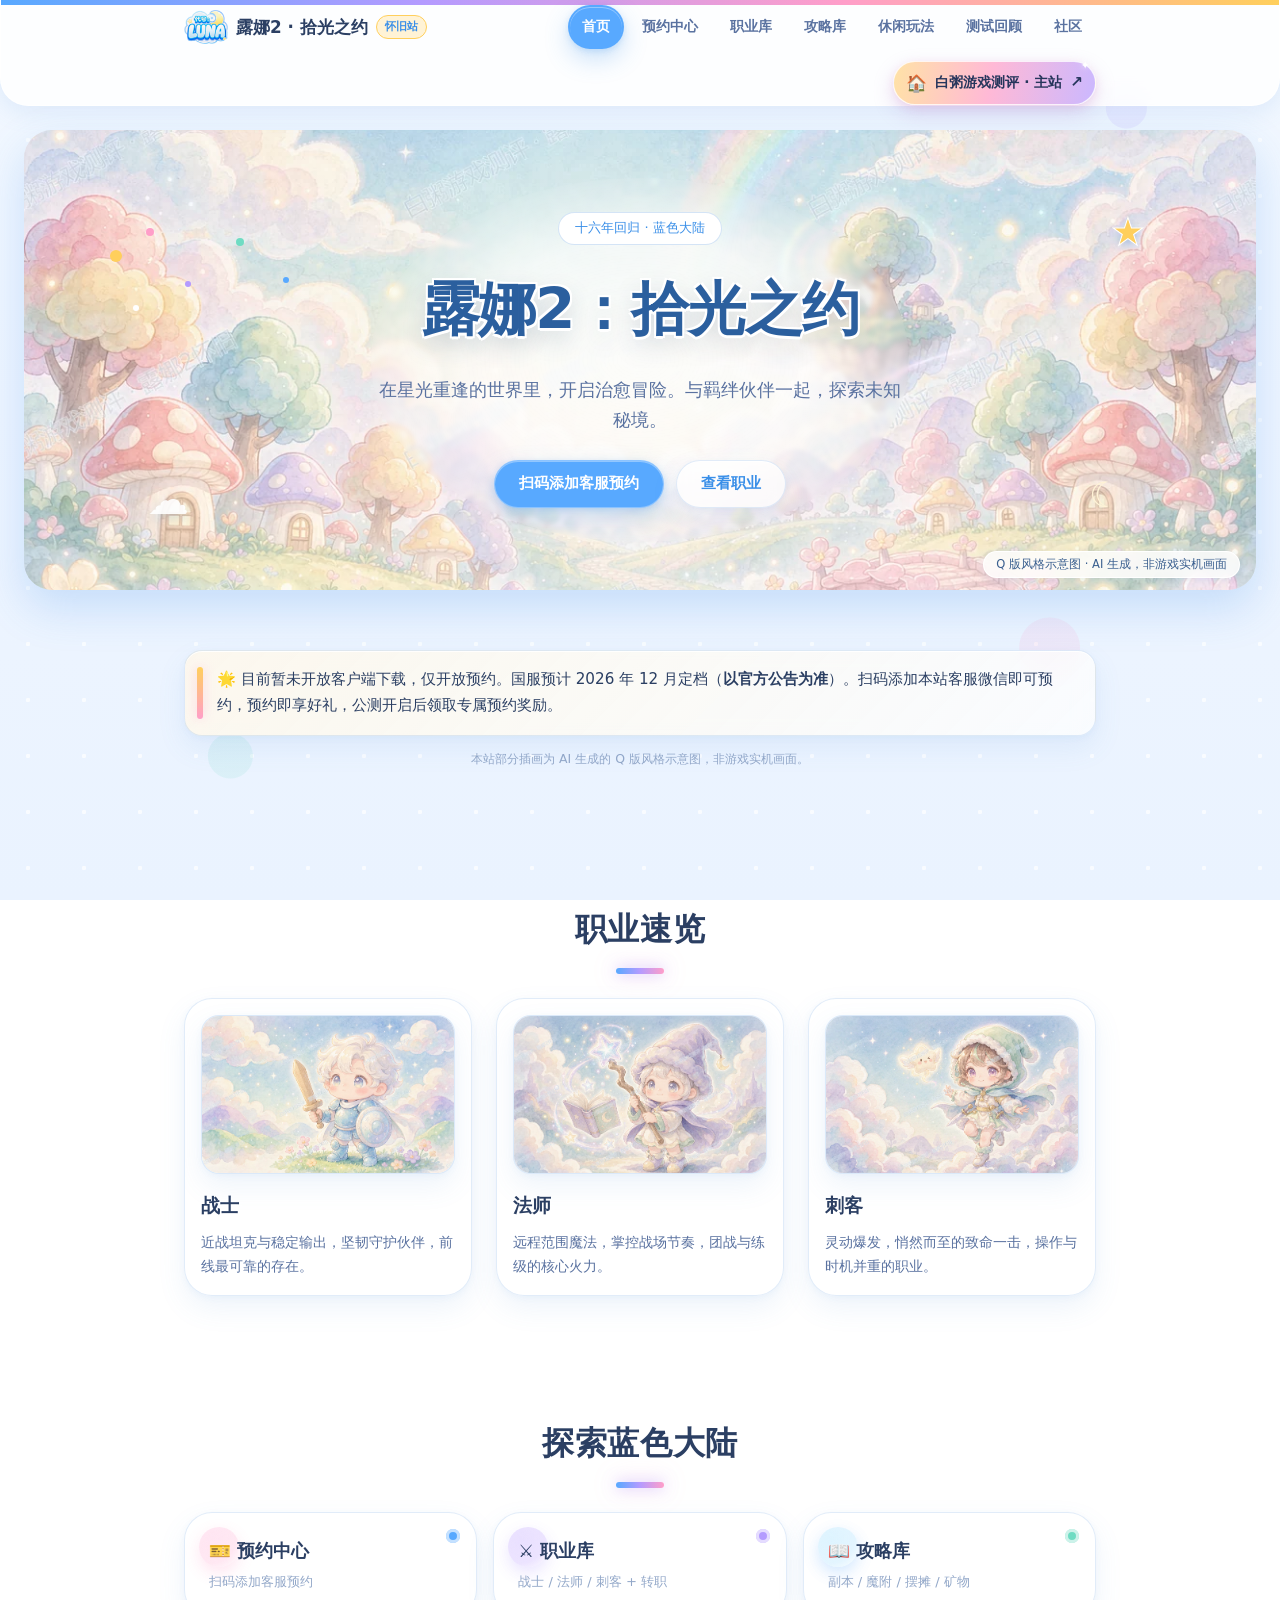
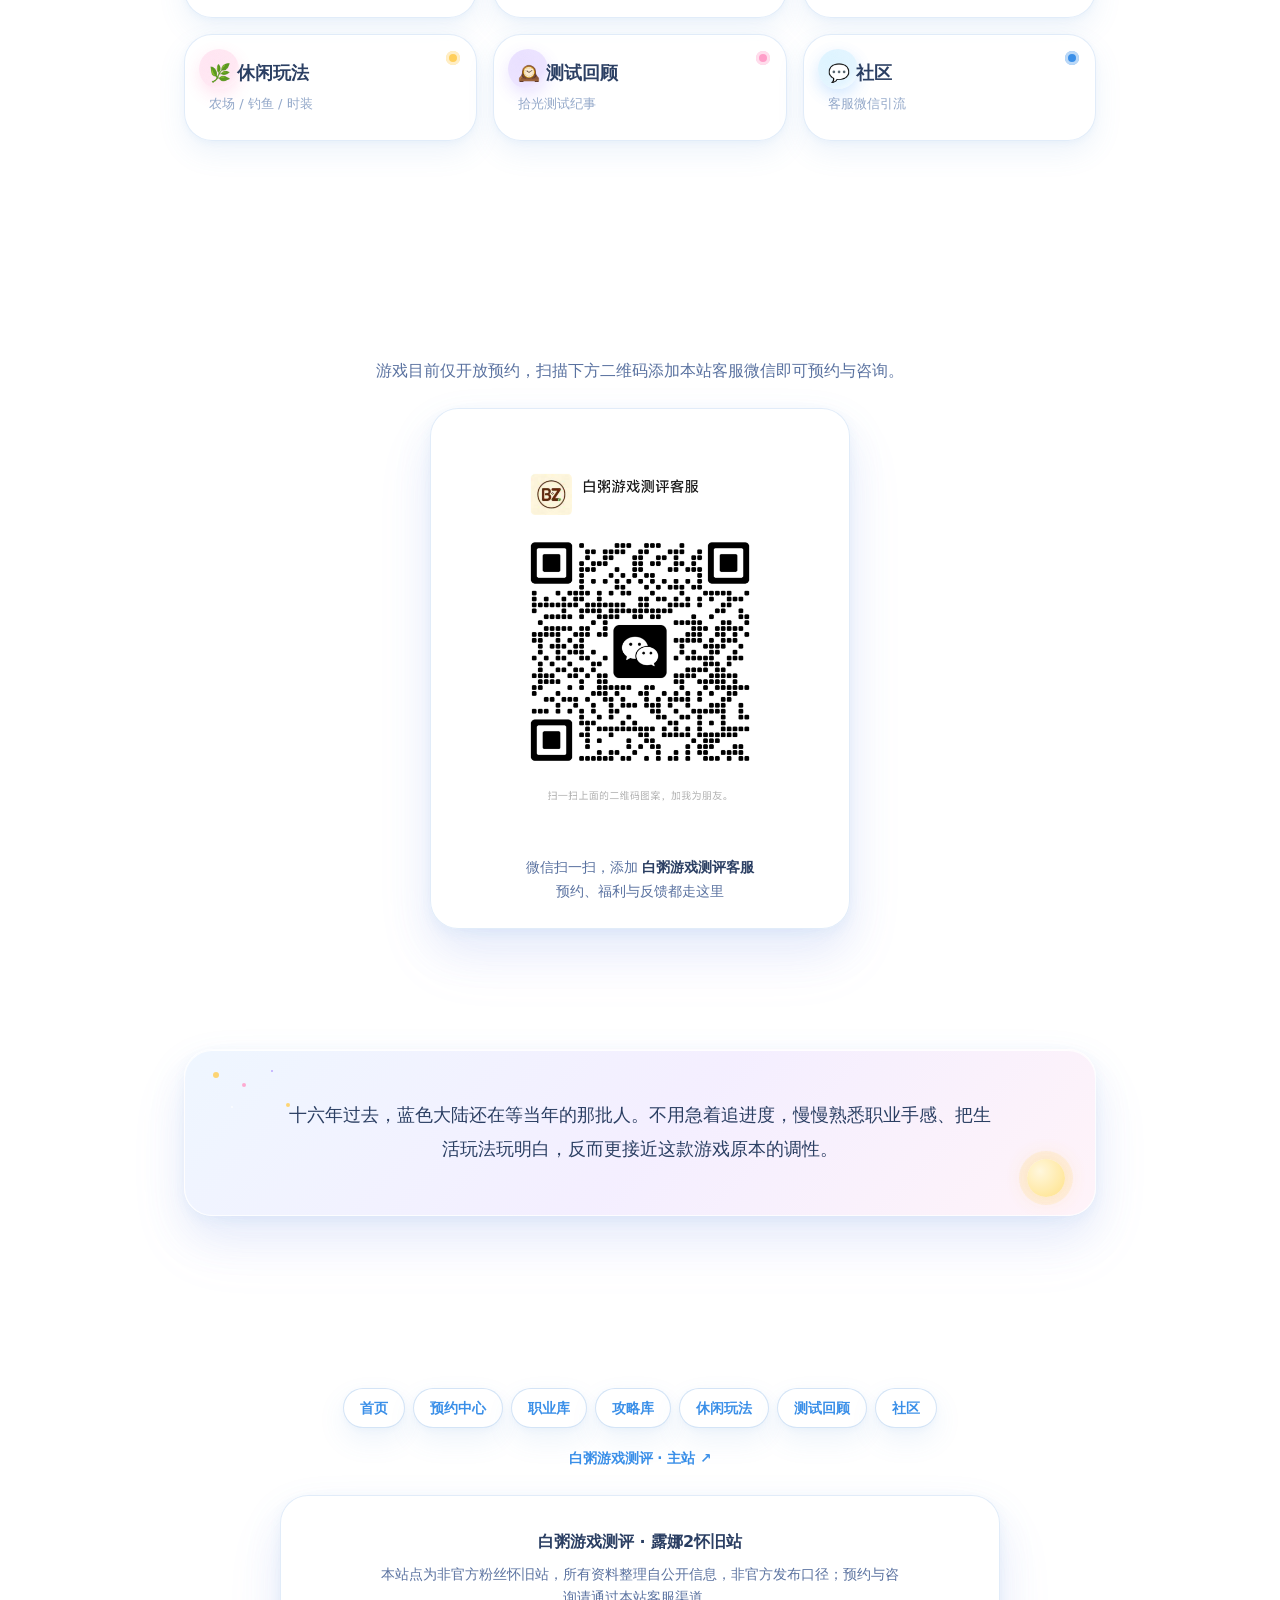
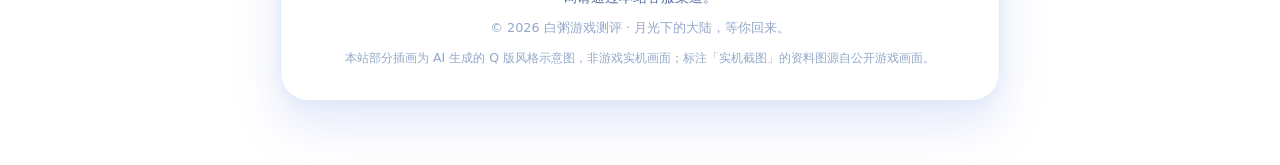
<file: index.html>
<!DOCTYPE html><html lang="zh-CN" data-astro-cid-z4jru4n3> <head><meta charset="utf-8"><meta name="viewport" content="width=device-width, initial-scale=1, viewport-fit=cover"><title>露娜2：拾光之约 · 怀旧站</title><meta name="description" content="《露娜2：拾光之约》粉丝怀旧站 —— 蓝色大陆，拾光赴约。PC 端 Q 萌 3D 萌系 MMO，职业库、攻略库、休闲玩法与拾光测试回顾一站直达。"><meta name="baidu-site-verification" content="codeva-sFs97n5T8T"><link rel="icon" href="/favicon.png" type="image/png" sizes="64x64"><link rel="icon" href="/favicon.svg" type="image/svg+xml"><link rel="apple-touch-icon" href="/favicon.png"><link rel="stylesheet" href="/_astro/BaseLayout.C_95fPhS.css"><link rel="stylesheet" href="/_astro/index.DnXmWbRb.css"></head> <body data-astro-cid-z4jru4n3> <header class="site-header" data-astro-cid-z4jru4n3> <div class="rainbow-bar" aria-hidden="true" data-astro-cid-z4jru4n3></div> <div class="container site-header__inner" data-astro-cid-z4jru4n3> <a class="brand" href="/" data-astro-cid-z4jru4n3> <img class="brand__logo" src="/covers/luna-logo.png" alt="代号：LUNA 游戏图标" width="155" height="122" data-astro-cid-z4jru4n3> <span class="brand__name" data-astro-cid-z4jru4n3>露娜2 · 拾光之约</span> <span class="brand__tag" data-astro-cid-z4jru4n3>怀旧站</span> </a> <nav class="site-nav" aria-label="主导航" data-astro-cid-z4jru4n3> <a href="/" class="is-active" data-astro-cid-z4jru4n3>首页</a><a href="/download/" class data-astro-cid-z4jru4n3>预约中心</a><a href="/classes/" class data-astro-cid-z4jru4n3>职业库</a><a href="/guides/" class data-astro-cid-z4jru4n3>攻略库</a><a href="/life/" class data-astro-cid-z4jru4n3>休闲玩法</a><a href="/test/" class data-astro-cid-z4jru4n3>测试回顾</a><a href="/about/" class data-astro-cid-z4jru4n3>社区</a> </nav> <a class="home-link" href="https://baizhou.xin" target="_blank" rel="noopener" aria-label="前往白粥游戏测评主站" data-astro-cid-z4jru4n3> <span class="home-link__icon" aria-hidden="true" data-astro-cid-z4jru4n3>🏠</span> <span class="home-link__text" data-astro-cid-z4jru4n3>白粥游戏测评 · 主站</span> <span class="home-link__arrow" aria-hidden="true" data-astro-cid-z4jru4n3>↗</span> </a> </div> </header> <main data-astro-cid-z4jru4n3>  <section class="hero" data-astro-cid-lcdefpme> <img class="hero__bg" src="/covers/hero-q.webp" alt="Q 版风格蓝色大陆幻想插画（AI 生成示意图，非游戏实机画面）" width="1280" height="792" fetchpriority="high" data-astro-cid-lcdefpme> <div class="hero__veil" data-astro-cid-lcdefpme></div> <div class="container hero__inner" data-astro-cid-lcdefpme> <span class="hero__badge" data-astro-cid-lcdefpme>十六年回归 · 蓝色大陆</span> <h1 class="hero__title" data-astro-cid-lcdefpme>露娜2：拾光之约</h1> <p class="hero__sub" data-astro-cid-lcdefpme>在星光重逢的世界里，开启治愈冒险。与羁绊伙伴一起，探索未知秘境。</p> <div class="hero__cta" data-astro-cid-lcdefpme> <a class="btn btn-primary" href="/download/" data-astro-cid-lcdefpme>扫码添加客服预约</a> <a class="btn btn-ghost" href="/classes/" data-astro-cid-lcdefpme>查看职业</a> </div> </div> <p class="hero__credit" data-astro-cid-lcdefpme>Q 版风格示意图 · AI 生成，非游戏实机画面</p> </section> <section class="container section" data-astro-cid-lcdefpme> <div class="notice" data-astro-cid-lcdefpme>
🌟 目前暂未开放客户端下载，仅开放预约。国服预计 2026 年 12 月定档（<b data-astro-cid-lcdefpme>以官方公告为准</b>）。扫码添加本站客服微信即可预约，预约即享好礼，公测开启后领取专属预约奖励。
</div> <p style="color: var(--text-3); font-size: 0.78rem; text-align: center;" data-astro-cid-lcdefpme>本站部分插画为 AI 生成的 Q 版风格示意图，非游戏实机画面。</p> </section> <section class="container section" data-astro-cid-lcdefpme> <h2 class="h2" data-astro-cid-lcdefpme>职业速览</h2> <div class="cards" data-astro-cid-lcdefpme> <a class="card" href="/classes/" data-astro-cid-lcdefpme> <img src="/covers/q-warrior.webp" alt="战士（AI 生成 Q 版风格示意图，非游戏实机画面）" loading="lazy" width="1280" height="792" data-astro-cid-lcdefpme> <h3 data-astro-cid-lcdefpme>战士</h3> <p data-astro-cid-lcdefpme>近战坦克与稳定输出，坚韧守护伙伴，前线最可靠的存在。</p> </a> <a class="card" href="/classes/" data-astro-cid-lcdefpme> <img src="/covers/q-mage.webp" alt="法师（AI 生成 Q 版风格示意图，非游戏实机画面）" loading="lazy" width="1280" height="792" data-astro-cid-lcdefpme> <h3 data-astro-cid-lcdefpme>法师</h3> <p data-astro-cid-lcdefpme>远程范围魔法，掌控战场节奏，团战与练级的核心火力。</p> </a> <a class="card" href="/classes/" data-astro-cid-lcdefpme> <img src="/covers/q-assassin.webp" alt="刺客（AI 生成 Q 版风格示意图，非游戏实机画面）" loading="lazy" width="1280" height="792" data-astro-cid-lcdefpme> <h3 data-astro-cid-lcdefpme>刺客</h3> <p data-astro-cid-lcdefpme>灵动爆发，悄然而至的致命一击，操作与时机并重的职业。</p> </a> </div> </section> <section class="container section" data-astro-cid-lcdefpme> <h2 class="h2" data-astro-cid-lcdefpme>探索蓝色大陆</h2> <div class="grid" data-astro-cid-lcdefpme> <a class="tile" href="/download/" data-astro-cid-lcdefpme><span data-astro-cid-lcdefpme>🎫 预约中心</span><small data-astro-cid-lcdefpme>扫码添加客服预约</small></a> <a class="tile" href="/classes/" data-astro-cid-lcdefpme><span data-astro-cid-lcdefpme>⚔️ 职业库</span><small data-astro-cid-lcdefpme>战士 / 法师 / 刺客 + 转职</small></a> <a class="tile" href="/guides/" data-astro-cid-lcdefpme><span data-astro-cid-lcdefpme>📖 攻略库</span><small data-astro-cid-lcdefpme>副本 / 魔附 / 摆摊 / 矿物</small></a> <a class="tile" href="/life/" data-astro-cid-lcdefpme><span data-astro-cid-lcdefpme>🌿 休闲玩法</span><small data-astro-cid-lcdefpme>农场 / 钓鱼 / 时装</small></a> <a class="tile" href="/test/" data-astro-cid-lcdefpme><span data-astro-cid-lcdefpme>🕰️ 测试回顾</span><small data-astro-cid-lcdefpme>拾光测试纪事</small></a> <a class="tile" href="/about/" data-astro-cid-lcdefpme><span data-astro-cid-lcdefpme>💬 社区</span><small data-astro-cid-lcdefpme>客服微信引流</small></a> </div> </section> <section class="container section" data-astro-cid-lcdefpme> <h2 class="h2" data-astro-cid-lcdefpme>预约与客服</h2> <p class="lead" data-astro-cid-lcdefpme>游戏目前仅开放预约，扫描下方二维码添加本站客服微信即可预约与咨询。</p> <div class="kefu-card" style="margin-top: var(--s5);" data-astro-cid-lcdefpme> <img class="kefu-card__img" src="/covers/kefu-qr.png" alt="白粥游戏测评客服微信二维码，扫码添加好友预约" width="1108" height="1512" loading="lazy" data-astro-cid-lcdefpme> <p class="kefu-card__cap" data-astro-cid-lcdefpme>微信扫一扫，添加 <b data-astro-cid-lcdefpme>白粥游戏测评客服</b><br data-astro-cid-lcdefpme>预约、福利与反馈都走这里</p> </div> </section> <section class="container section" data-astro-cid-lcdefpme> <div class="quote" data-astro-cid-lcdefpme> <p data-astro-cid-lcdefpme>十六年过去，蓝色大陆还在等当年的那批人。不用急着追进度，慢慢熟悉职业手感、把生活玩法玩明白，反而更接近这款游戏原本的调性。</p> </div> </section>  </main> <footer class="site-footer" data-astro-cid-z4jru4n3> <div class="container" data-astro-cid-z4jru4n3> <nav class="footer-nav" aria-label="页脚导航" data-astro-cid-z4jru4n3> <a href="/" data-astro-cid-z4jru4n3>首页</a><a href="/download/" data-astro-cid-z4jru4n3>预约中心</a><a href="/classes/" data-astro-cid-z4jru4n3>职业库</a><a href="/guides/" data-astro-cid-z4jru4n3>攻略库</a><a href="/life/" data-astro-cid-z4jru4n3>休闲玩法</a><a href="/test/" data-astro-cid-z4jru4n3>测试回顾</a><a href="/about/" data-astro-cid-z4jru4n3>社区</a> </nav> <a class="footer-home" href="https://baizhou.xin" target="_blank" rel="noopener" data-astro-cid-z4jru4n3>白粥游戏测评 · 主站 ↗</a> <div class="footer-card" data-astro-cid-z4jru4n3> <p class="site-footer__brand" data-astro-cid-z4jru4n3>白粥游戏测评 · 露娜2怀旧站</p> <p class="site-footer__note" data-astro-cid-z4jru4n3>本站点为非官方粉丝怀旧站，所有资料整理自公开信息，非官方发布口径；预约与咨询请通过本站客服渠道。</p> <p class="site-footer__copy" data-astro-cid-z4jru4n3>© 2026 白粥游戏测评 · 月光下的大陆，等你回来。</p> <p class="site-footer__ai" data-astro-cid-z4jru4n3>本站部分插画为 AI 生成的 Q 版风格示意图，非游戏实机画面；标注「实机截图」的资料图源自公开游戏画面。</p> </div> </div> </footer> <button id="back-to-top" class="back-to-top" type="button" aria-label="返回顶部" data-astro-cid-z4jru4n3>↑</button><script type="module">document.addEventListener(`contextmenu`,function(e){e.target instanceof HTMLImageElement&&e.preventDefault()}),document.addEventListener(`dragstart`,function(e){e.target instanceof HTMLImageElement&&e.preventDefault()});</script><script type="module">(function(){let e=document.getElementById(`back-to-top`);if(!(e instanceof HTMLElement))return;let t=window.matchMedia(`(prefers-reduced-motion: reduce)`).matches,n=!1,r=!1;function i(){r=!1;var t=window.scrollY>400;t!==n&&(n=t,e.classList.toggle(`is-visible`,t))}function a(){r||(r=!0,window.requestAnimationFrame(i))}window.addEventListener(`scroll`,a,{passive:!0}),window.addEventListener(`resize`,a,{passive:!0}),e.addEventListener(`click`,function(){t?window.scrollTo(0,0):window.scrollTo({top:0,behavior:`smooth`})}),i()})();</script><script type="module">(function(){var e=document.documentElement;if(window.matchMedia(`(prefers-reduced-motion: reduce)`).matches||!(`IntersectionObserver`in window))return;var t=Array.prototype.slice.call(document.querySelectorAll(`.section > .h2, .cards > *, .grid > *, .stats > *, .notice, .quote, .feature`));if(!t.length)return;e.classList.add(`js-reveal`),t.forEach(function(e){e.classList.add(`reveal`)});function n(){t.forEach(function(e){e.classList.add(`is-in`)}),e.classList.remove(`js-reveal`)}var r=window.innerHeight||e.clientHeight,i=[];if(t.forEach(function(e){var t=e.getBoundingClientRect();t.top<r&&t.bottom>0?e.classList.add(`is-in`):i.push(e)}),i.length)try{var a=new IntersectionObserver(function(e){var t=[];e.forEach(function(e){e.isIntersecting&&(t.push(e.target),a.unobserve(e.target))}),t.forEach(function(e,t){var n=Math.min(t*60,240);n===0?e.classList.add(`is-in`):window.setTimeout(function(){e.classList.add(`is-in`)},n)})},{rootMargin:`0px 0px -40px 0px`,threshold:.06});i.forEach(function(e){a.observe(e)}),window.setTimeout(function(){e.classList.contains(`js-reveal`)&&i.forEach(function(t){if(!t.classList.contains(`is-in`)){var n=t.getBoundingClientRect();n.top<(window.innerHeight||e.clientHeight)&&n.bottom>0&&t.classList.add(`is-in`)}})},1500)}catch{n()}})(),(function(){var e=document.querySelector(`.site-header`);if(!(e instanceof HTMLElement))return;var t=!1,n=!1;function r(){n=!1;var r=window.scrollY>20;r!==t&&(t=r,e.classList.toggle(`is-scrolled`,r))}function i(){n||(n=!0,window.requestAnimationFrame(r))}window.addEventListener(`scroll`,i,{passive:!0}),window.addEventListener(`resize`,i,{passive:!0}),r()})();</script> </body> </html>
</file>
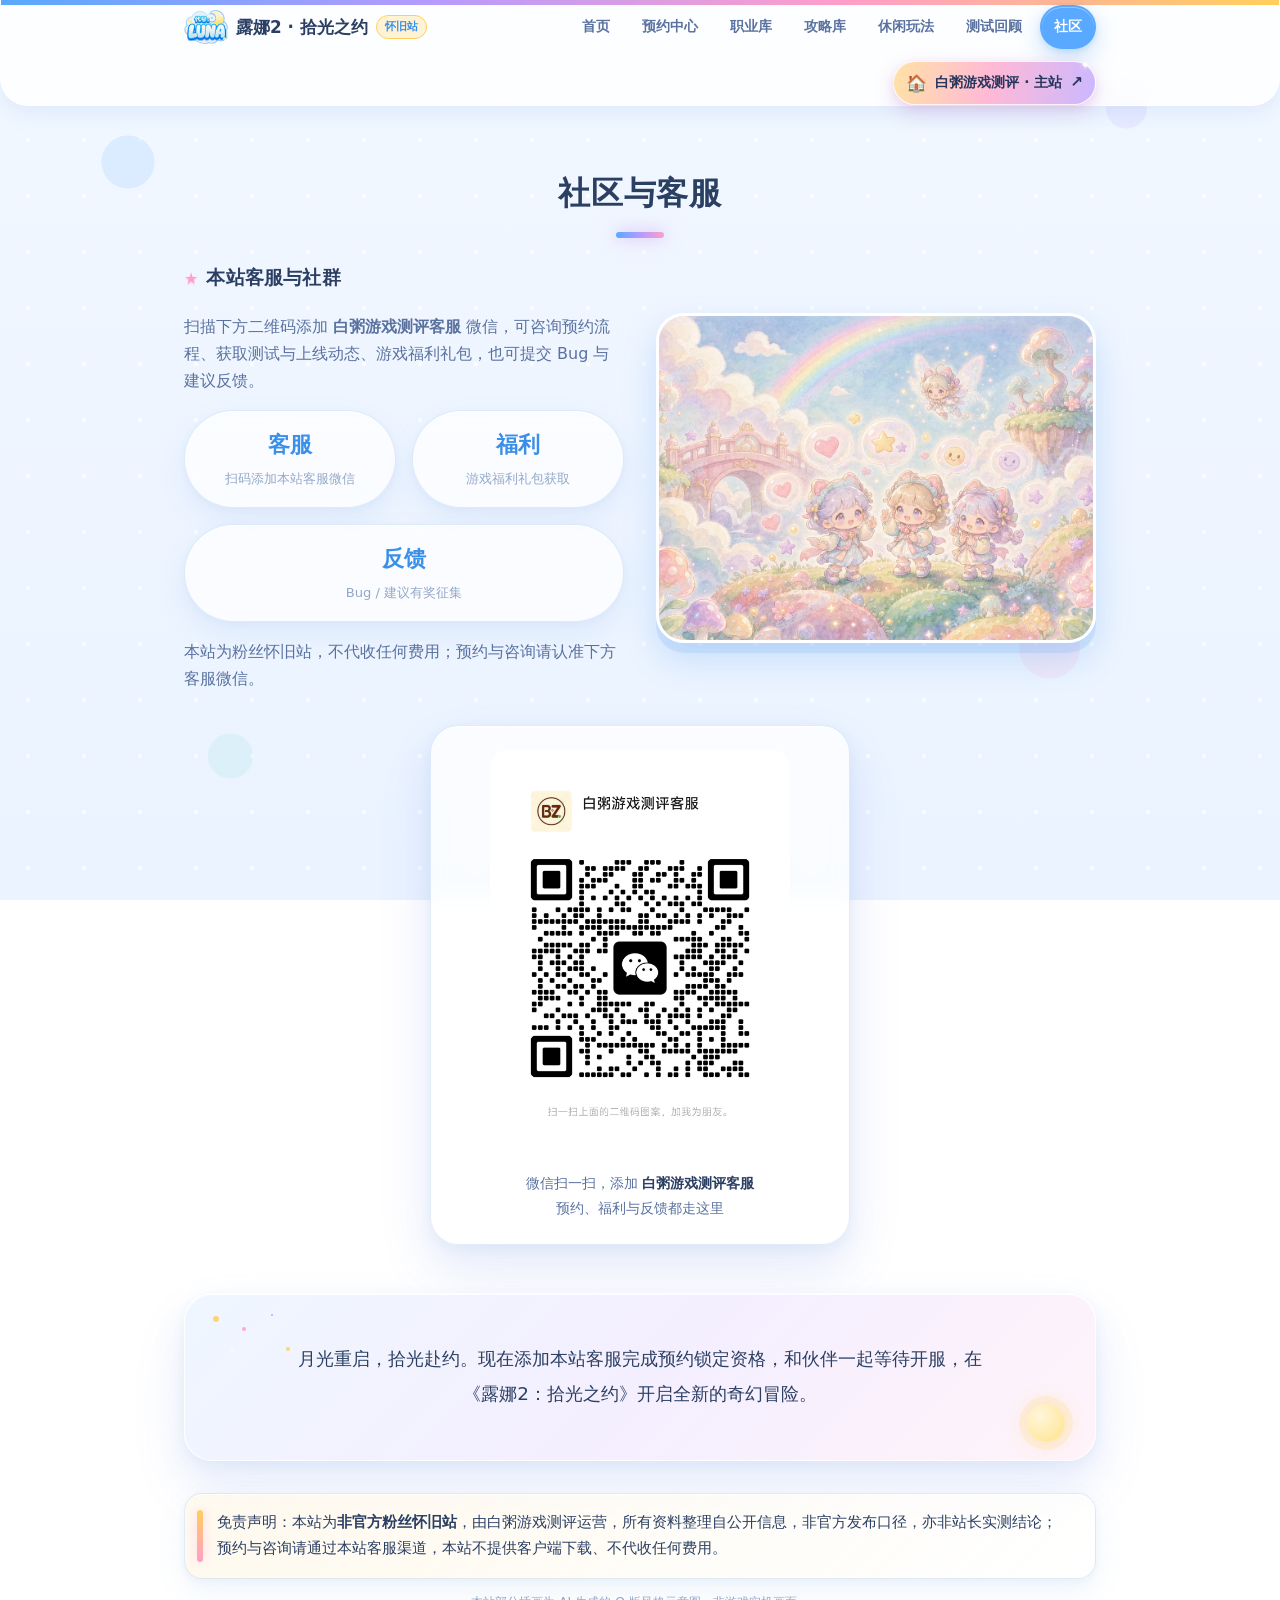
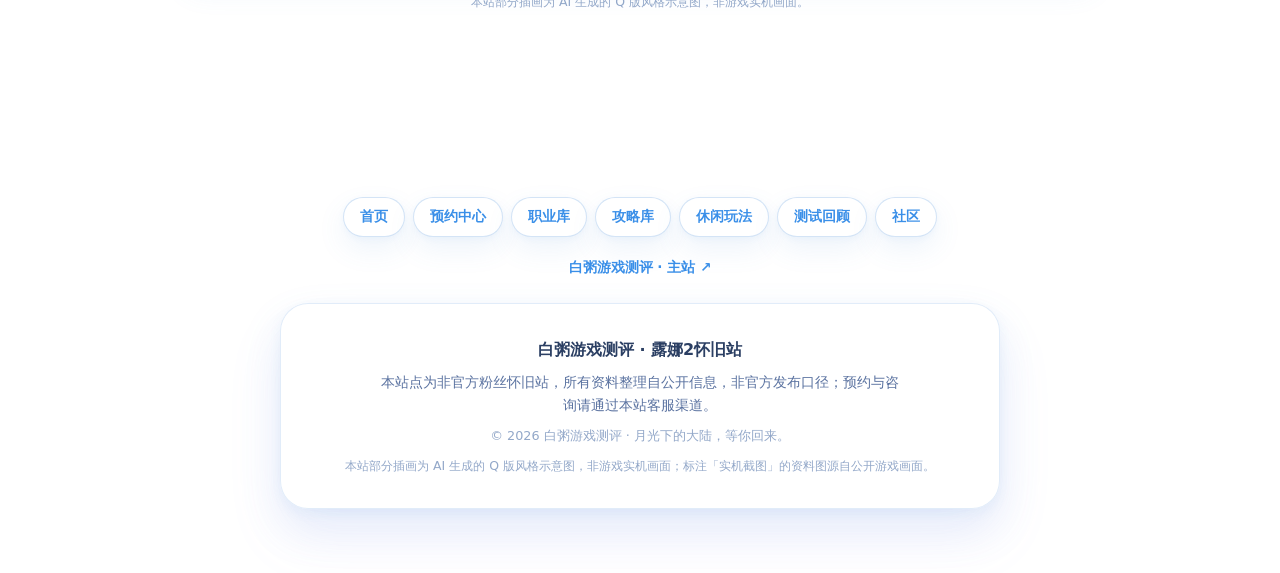
<file: about/index.html>
<!DOCTYPE html><html lang="zh-CN" data-astro-cid-z4jru4n3> <head><meta charset="utf-8"><meta name="viewport" content="width=device-width, initial-scale=1, viewport-fit=cover"><title>社区与客服 · 露娜2怀旧站</title><meta name="description" content="《露娜2：拾光之约》怀旧站社区：白粥游戏测评客服微信、预约与反馈通道。非官方粉丝站，资料整理自公开信息。"><meta name="baidu-site-verification" content="codeva-sFs97n5T8T"><link rel="icon" href="/favicon.png" type="image/png" sizes="64x64"><link rel="icon" href="/favicon.svg" type="image/svg+xml"><link rel="apple-touch-icon" href="/favicon.png"><link rel="stylesheet" href="/_astro/BaseLayout.C_95fPhS.css"><style>.feature[data-astro-cid-ta2fbyqs] .lead[data-astro-cid-ta2fbyqs]{text-align:left}.feature[data-astro-cid-ta2fbyqs] img[data-astro-cid-ta2fbyqs]{aspect-ratio:4/3;object-fit:cover;border-radius:var(--r-lg);border:3px solid #fff;box-shadow:0 10px #3a8fe81f,0 16px 34px #3a8fe838}h3[data-astro-cid-ta2fbyqs]{font-family:var(--font-display);letter-spacing:.01em;font-weight:800}h3[data-astro-cid-ta2fbyqs]:before{content:"★";color:var(--pink);text-shadow:0 2px #ff9ec940;margin-right:.5em;font-size:.85em}@media (max-width:640px){.section[data-astro-cid-ta2fbyqs]{overflow-wrap:anywhere}.feature[data-astro-cid-ta2fbyqs]{gap:var(--s4);grid-template-columns:1fr}.stats[data-astro-cid-ta2fbyqs],.stat[data-astro-cid-ta2fbyqs]{min-width:0}.btn[data-astro-cid-ta2fbyqs]{min-height:48px}a[data-astro-cid-ta2fbyqs]{min-height:44px}}@media (prefers-reduced-motion:reduce){.feature[data-astro-cid-ta2fbyqs] img[data-astro-cid-ta2fbyqs],.btn[data-astro-cid-ta2fbyqs],a[data-astro-cid-ta2fbyqs],h3[data-astro-cid-ta2fbyqs],h3[data-astro-cid-ta2fbyqs]:before,.quote[data-astro-cid-ta2fbyqs],.notice[data-astro-cid-ta2fbyqs],.stat[data-astro-cid-ta2fbyqs],.kefu-card[data-astro-cid-ta2fbyqs]{transition:none!important;animation:none!important;transform:none!important}}
</style></head> <body data-astro-cid-z4jru4n3> <header class="site-header" data-astro-cid-z4jru4n3> <div class="rainbow-bar" aria-hidden="true" data-astro-cid-z4jru4n3></div> <div class="container site-header__inner" data-astro-cid-z4jru4n3> <a class="brand" href="/" data-astro-cid-z4jru4n3> <img class="brand__logo" src="/covers/luna-logo.png" alt="代号：LUNA 游戏图标" width="155" height="122" data-astro-cid-z4jru4n3> <span class="brand__name" data-astro-cid-z4jru4n3>露娜2 · 拾光之约</span> <span class="brand__tag" data-astro-cid-z4jru4n3>怀旧站</span> </a> <nav class="site-nav" aria-label="主导航" data-astro-cid-z4jru4n3> <a href="/" class data-astro-cid-z4jru4n3>首页</a><a href="/download/" class data-astro-cid-z4jru4n3>预约中心</a><a href="/classes/" class data-astro-cid-z4jru4n3>职业库</a><a href="/guides/" class data-astro-cid-z4jru4n3>攻略库</a><a href="/life/" class data-astro-cid-z4jru4n3>休闲玩法</a><a href="/test/" class data-astro-cid-z4jru4n3>测试回顾</a><a href="/about/" class="is-active" data-astro-cid-z4jru4n3>社区</a> </nav> <a class="home-link" href="https://baizhou.xin" target="_blank" rel="noopener" aria-label="前往白粥游戏测评主站" data-astro-cid-z4jru4n3> <span class="home-link__icon" aria-hidden="true" data-astro-cid-z4jru4n3>🏠</span> <span class="home-link__text" data-astro-cid-z4jru4n3>白粥游戏测评 · 主站</span> <span class="home-link__arrow" aria-hidden="true" data-astro-cid-z4jru4n3>↗</span> </a> </div> </header> <main data-astro-cid-z4jru4n3>  <section class="container section" data-astro-cid-ta2fbyqs> <h2 class="h2" data-astro-cid-ta2fbyqs>社区与客服</h2> <div class="feature" style="margin-top: var(--s5);" data-astro-cid-ta2fbyqs> <div data-astro-cid-ta2fbyqs> <h3 data-astro-cid-ta2fbyqs>本站客服与社群</h3> <p class="lead" data-astro-cid-ta2fbyqs>扫描下方二维码添加 <b data-astro-cid-ta2fbyqs>白粥游戏测评客服</b> 微信，可咨询预约流程、获取测试与上线动态、游戏福利礼包，也可提交 Bug 与建议反馈。</p> <div class="stats" data-astro-cid-ta2fbyqs> <div class="stat" data-astro-cid-ta2fbyqs><b data-astro-cid-ta2fbyqs>客服</b><span data-astro-cid-ta2fbyqs>扫码添加本站客服微信</span></div> <div class="stat" data-astro-cid-ta2fbyqs><b data-astro-cid-ta2fbyqs>福利</b><span data-astro-cid-ta2fbyqs>游戏福利礼包获取</span></div> <div class="stat" data-astro-cid-ta2fbyqs><b data-astro-cid-ta2fbyqs>反馈</b><span data-astro-cid-ta2fbyqs>Bug / 建议有奖征集</span></div> </div> <p class="lead" style="margin-bottom: 0;" data-astro-cid-ta2fbyqs>本站为粉丝怀旧站，不代收任何费用；预约与咨询请认准下方客服微信。</p> </div> <img src="/covers/q-social.webp" alt="结伴社交与表情 Q 版插画（AI 生成 Q 版风格示意图，非游戏实机画面）" loading="lazy" width="1280" height="792" data-astro-cid-ta2fbyqs> </div> <div class="kefu-card" style="margin-top: var(--s6);" data-astro-cid-ta2fbyqs> <img class="kefu-card__img" src="/covers/kefu-qr.png" alt="白粥游戏测评客服微信二维码，扫码添加好友咨询" width="1108" height="1512" loading="lazy" data-astro-cid-ta2fbyqs> <p class="kefu-card__cap" data-astro-cid-ta2fbyqs>微信扫一扫，添加 <b data-astro-cid-ta2fbyqs>白粥游戏测评客服</b><br data-astro-cid-ta2fbyqs>预约、福利与反馈都走这里</p> </div> <div class="quote" style="margin-top: var(--s7);" data-astro-cid-ta2fbyqs> <p data-astro-cid-ta2fbyqs>月光重启，拾光赴约。现在添加本站客服完成预约锁定资格，和伙伴一起等待开服，在《露娜2：拾光之约》开启全新的奇幻冒险。</p> </div> <div class="notice" style="margin-top: var(--s6);" data-astro-cid-ta2fbyqs>
免责声明：本站为<b data-astro-cid-ta2fbyqs>非官方粉丝怀旧站</b>，由白粥游戏测评运营，所有资料整理自公开信息，非官方发布口径，亦非站长实测结论；预约与咨询请通过本站客服渠道，本站不提供客户端下载、不代收任何费用。
</div> <p style="color: var(--text-3); font-size: 0.78rem; text-align: center;" data-astro-cid-ta2fbyqs>本站部分插画为 AI 生成的 Q 版风格示意图，非游戏实机画面。</p> </section>  </main> <footer class="site-footer" data-astro-cid-z4jru4n3> <div class="container" data-astro-cid-z4jru4n3> <nav class="footer-nav" aria-label="页脚导航" data-astro-cid-z4jru4n3> <a href="/" data-astro-cid-z4jru4n3>首页</a><a href="/download/" data-astro-cid-z4jru4n3>预约中心</a><a href="/classes/" data-astro-cid-z4jru4n3>职业库</a><a href="/guides/" data-astro-cid-z4jru4n3>攻略库</a><a href="/life/" data-astro-cid-z4jru4n3>休闲玩法</a><a href="/test/" data-astro-cid-z4jru4n3>测试回顾</a><a href="/about/" data-astro-cid-z4jru4n3>社区</a> </nav> <a class="footer-home" href="https://baizhou.xin" target="_blank" rel="noopener" data-astro-cid-z4jru4n3>白粥游戏测评 · 主站 ↗</a> <div class="footer-card" data-astro-cid-z4jru4n3> <p class="site-footer__brand" data-astro-cid-z4jru4n3>白粥游戏测评 · 露娜2怀旧站</p> <p class="site-footer__note" data-astro-cid-z4jru4n3>本站点为非官方粉丝怀旧站，所有资料整理自公开信息，非官方发布口径；预约与咨询请通过本站客服渠道。</p> <p class="site-footer__copy" data-astro-cid-z4jru4n3>© 2026 白粥游戏测评 · 月光下的大陆，等你回来。</p> <p class="site-footer__ai" data-astro-cid-z4jru4n3>本站部分插画为 AI 生成的 Q 版风格示意图，非游戏实机画面；标注「实机截图」的资料图源自公开游戏画面。</p> </div> </div> </footer> <button id="back-to-top" class="back-to-top" type="button" aria-label="返回顶部" data-astro-cid-z4jru4n3>↑</button><script type="module">document.addEventListener(`contextmenu`,function(e){e.target instanceof HTMLImageElement&&e.preventDefault()}),document.addEventListener(`dragstart`,function(e){e.target instanceof HTMLImageElement&&e.preventDefault()});</script><script type="module">(function(){let e=document.getElementById(`back-to-top`);if(!(e instanceof HTMLElement))return;let t=window.matchMedia(`(prefers-reduced-motion: reduce)`).matches,n=!1,r=!1;function i(){r=!1;var t=window.scrollY>400;t!==n&&(n=t,e.classList.toggle(`is-visible`,t))}function a(){r||(r=!0,window.requestAnimationFrame(i))}window.addEventListener(`scroll`,a,{passive:!0}),window.addEventListener(`resize`,a,{passive:!0}),e.addEventListener(`click`,function(){t?window.scrollTo(0,0):window.scrollTo({top:0,behavior:`smooth`})}),i()})();</script><script type="module">(function(){var e=document.documentElement;if(window.matchMedia(`(prefers-reduced-motion: reduce)`).matches||!(`IntersectionObserver`in window))return;var t=Array.prototype.slice.call(document.querySelectorAll(`.section > .h2, .cards > *, .grid > *, .stats > *, .notice, .quote, .feature`));if(!t.length)return;e.classList.add(`js-reveal`),t.forEach(function(e){e.classList.add(`reveal`)});function n(){t.forEach(function(e){e.classList.add(`is-in`)}),e.classList.remove(`js-reveal`)}var r=window.innerHeight||e.clientHeight,i=[];if(t.forEach(function(e){var t=e.getBoundingClientRect();t.top<r&&t.bottom>0?e.classList.add(`is-in`):i.push(e)}),i.length)try{var a=new IntersectionObserver(function(e){var t=[];e.forEach(function(e){e.isIntersecting&&(t.push(e.target),a.unobserve(e.target))}),t.forEach(function(e,t){var n=Math.min(t*60,240);n===0?e.classList.add(`is-in`):window.setTimeout(function(){e.classList.add(`is-in`)},n)})},{rootMargin:`0px 0px -40px 0px`,threshold:.06});i.forEach(function(e){a.observe(e)}),window.setTimeout(function(){e.classList.contains(`js-reveal`)&&i.forEach(function(t){if(!t.classList.contains(`is-in`)){var n=t.getBoundingClientRect();n.top<(window.innerHeight||e.clientHeight)&&n.bottom>0&&t.classList.add(`is-in`)}})},1500)}catch{n()}})(),(function(){var e=document.querySelector(`.site-header`);if(!(e instanceof HTMLElement))return;var t=!1,n=!1;function r(){n=!1;var r=window.scrollY>20;r!==t&&(t=r,e.classList.toggle(`is-scrolled`,r))}function i(){n||(n=!0,window.requestAnimationFrame(r))}window.addEventListener(`scroll`,i,{passive:!0}),window.addEventListener(`resize`,i,{passive:!0}),r()})();</script> </body> </html>
</file>
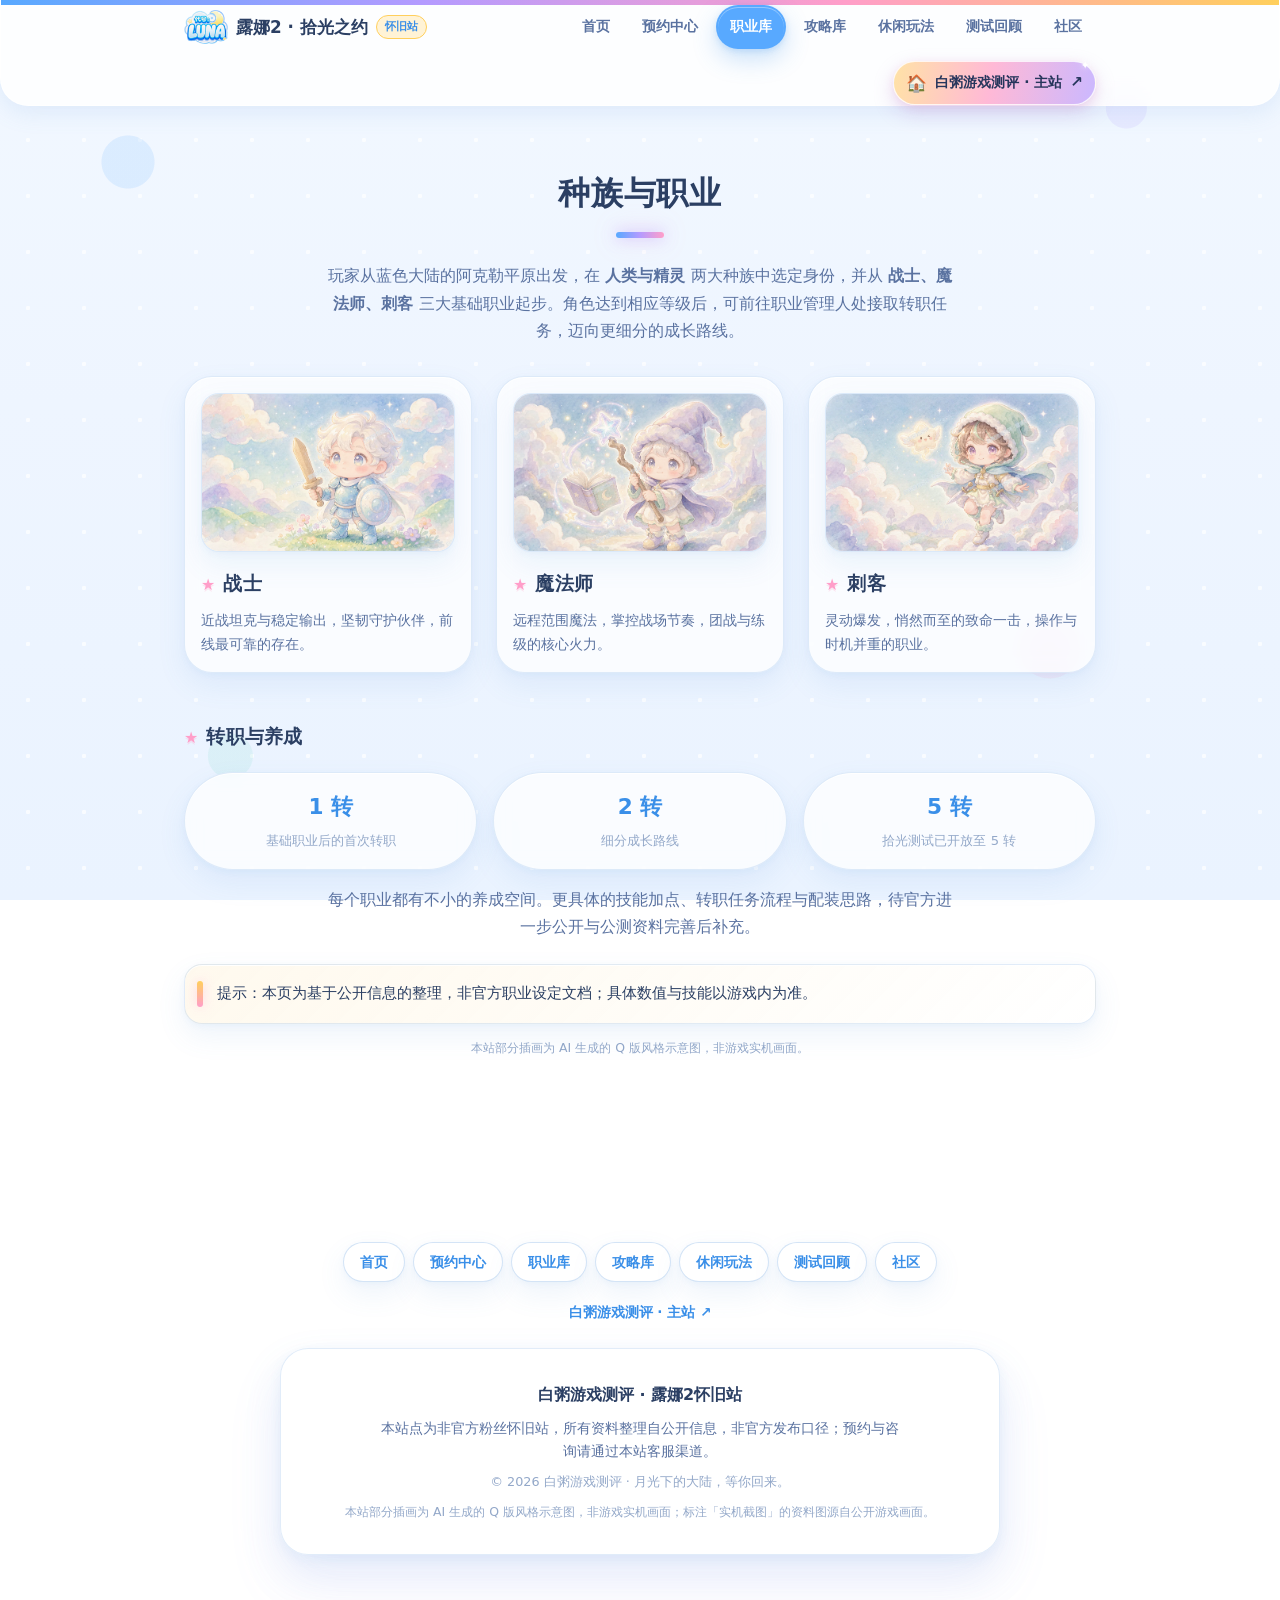
<file: classes/index.html>
<!DOCTYPE html><html lang="zh-CN" data-astro-cid-z4jru4n3> <head><meta charset="utf-8"><meta name="viewport" content="width=device-width, initial-scale=1, viewport-fit=cover"><title>职业库 · 露娜2怀旧站</title><meta name="description" content="《露娜2：拾光之约》种族与职业一览：人类 / 精灵双种族，战士 / 魔法师 / 刺客三大基础职业，角色达到相应等级后可接取转职任务。"><meta name="baidu-site-verification" content="codeva-sFs97n5T8T"><link rel="icon" href="/favicon.png" type="image/png" sizes="64x64"><link rel="icon" href="/favicon.svg" type="image/svg+xml"><link rel="apple-touch-icon" href="/favicon.png"><link rel="stylesheet" href="/_astro/BaseLayout.C_95fPhS.css"><style>.card[data-astro-cid-okhn7mad] img[data-astro-cid-okhn7mad]{aspect-ratio:16/10;object-fit:cover}h3[data-astro-cid-okhn7mad]{font-family:var(--font-display);letter-spacing:.01em;font-weight:800}h3[data-astro-cid-okhn7mad]:before{content:"★";color:var(--pink);text-shadow:0 2px #ff9ec940;margin-right:.5em;font-size:.85em}@media (max-width:640px){.section[data-astro-cid-okhn7mad]{overflow-wrap:anywhere}.stats[data-astro-cid-okhn7mad],.stat[data-astro-cid-okhn7mad]{min-width:0}.btn[data-astro-cid-okhn7mad]{min-height:48px}a[data-astro-cid-okhn7mad]{min-height:44px}}@media (prefers-reduced-motion:reduce){.card[data-astro-cid-okhn7mad],.card[data-astro-cid-okhn7mad] img[data-astro-cid-okhn7mad],.btn[data-astro-cid-okhn7mad],a[data-astro-cid-okhn7mad],h3[data-astro-cid-okhn7mad],h3[data-astro-cid-okhn7mad]:before,.notice[data-astro-cid-okhn7mad],.stat[data-astro-cid-okhn7mad]{transition:none!important;animation:none!important;transform:none!important}}
</style></head> <body data-astro-cid-z4jru4n3> <header class="site-header" data-astro-cid-z4jru4n3> <div class="rainbow-bar" aria-hidden="true" data-astro-cid-z4jru4n3></div> <div class="container site-header__inner" data-astro-cid-z4jru4n3> <a class="brand" href="/" data-astro-cid-z4jru4n3> <img class="brand__logo" src="/covers/luna-logo.png" alt="代号：LUNA 游戏图标" width="155" height="122" data-astro-cid-z4jru4n3> <span class="brand__name" data-astro-cid-z4jru4n3>露娜2 · 拾光之约</span> <span class="brand__tag" data-astro-cid-z4jru4n3>怀旧站</span> </a> <nav class="site-nav" aria-label="主导航" data-astro-cid-z4jru4n3> <a href="/" class data-astro-cid-z4jru4n3>首页</a><a href="/download/" class data-astro-cid-z4jru4n3>预约中心</a><a href="/classes/" class="is-active" data-astro-cid-z4jru4n3>职业库</a><a href="/guides/" class data-astro-cid-z4jru4n3>攻略库</a><a href="/life/" class data-astro-cid-z4jru4n3>休闲玩法</a><a href="/test/" class data-astro-cid-z4jru4n3>测试回顾</a><a href="/about/" class data-astro-cid-z4jru4n3>社区</a> </nav> <a class="home-link" href="https://baizhou.xin" target="_blank" rel="noopener" aria-label="前往白粥游戏测评主站" data-astro-cid-z4jru4n3> <span class="home-link__icon" aria-hidden="true" data-astro-cid-z4jru4n3>🏠</span> <span class="home-link__text" data-astro-cid-z4jru4n3>白粥游戏测评 · 主站</span> <span class="home-link__arrow" aria-hidden="true" data-astro-cid-z4jru4n3>↗</span> </a> </div> </header> <main data-astro-cid-z4jru4n3>  <section class="container section" data-astro-cid-okhn7mad> <h2 class="h2" data-astro-cid-okhn7mad>种族与职业</h2> <p class="lead" data-astro-cid-okhn7mad>玩家从蓝色大陆的阿克勒平原出发，在 <b data-astro-cid-okhn7mad>人类与精灵</b> 两大种族中选定身份，并从 <b data-astro-cid-okhn7mad>战士、魔法师、刺客</b> 三大基础职业起步。角色达到相应等级后，可前往职业管理人处接取转职任务，迈向更细分的成长路线。</p> <div class="cards" style="margin-top: var(--s6);" data-astro-cid-okhn7mad> <article class="card" data-astro-cid-okhn7mad> <img src="/covers/q-warrior.webp" alt="战士（AI 生成 Q 版风格示意图，非游戏实机画面）" loading="lazy" width="1280" height="792" data-astro-cid-okhn7mad> <h3 data-astro-cid-okhn7mad>战士</h3> <p data-astro-cid-okhn7mad>近战坦克与稳定输出，坚韧守护伙伴，前线最可靠的存在。</p> </article> <article class="card" data-astro-cid-okhn7mad> <img src="/covers/q-mage.webp" alt="魔法师（AI 生成 Q 版风格示意图，非游戏实机画面）" loading="lazy" width="1280" height="792" data-astro-cid-okhn7mad> <h3 data-astro-cid-okhn7mad>魔法师</h3> <p data-astro-cid-okhn7mad>远程范围魔法，掌控战场节奏，团战与练级的核心火力。</p> </article> <article class="card" data-astro-cid-okhn7mad> <img src="/covers/q-assassin.webp" alt="刺客（AI 生成 Q 版风格示意图，非游戏实机画面）" loading="lazy" width="1280" height="792" data-astro-cid-okhn7mad> <h3 data-astro-cid-okhn7mad>刺客</h3> <p data-astro-cid-okhn7mad>灵动爆发，悄然而至的致命一击，操作与时机并重的职业。</p> </article> </div> <h3 style="margin-top: var(--s7);" data-astro-cid-okhn7mad>转职与养成</h3> <div class="stats" data-astro-cid-okhn7mad> <div class="stat" data-astro-cid-okhn7mad><b data-astro-cid-okhn7mad>1 转</b><span data-astro-cid-okhn7mad>基础职业后的首次转职</span></div> <div class="stat" data-astro-cid-okhn7mad><b data-astro-cid-okhn7mad>2 转</b><span data-astro-cid-okhn7mad>细分成长路线</span></div> <div class="stat" data-astro-cid-okhn7mad><b data-astro-cid-okhn7mad>5 转</b><span data-astro-cid-okhn7mad>拾光测试已开放至 5 转</span></div> </div> <p class="lead" data-astro-cid-okhn7mad>每个职业都有不小的养成空间。更具体的技能加点、转职任务流程与配装思路，待官方进一步公开与公测资料完善后补充。</p> <div class="notice" style="margin-top: var(--s5);" data-astro-cid-okhn7mad>
提示：本页为基于公开信息的整理，非官方职业设定文档；具体数值与技能以游戏内为准。
</div> <p style="color: var(--text-3); font-size: 0.78rem; text-align: center;" data-astro-cid-okhn7mad>本站部分插画为 AI 生成的 Q 版风格示意图，非游戏实机画面。</p> </section>  </main> <footer class="site-footer" data-astro-cid-z4jru4n3> <div class="container" data-astro-cid-z4jru4n3> <nav class="footer-nav" aria-label="页脚导航" data-astro-cid-z4jru4n3> <a href="/" data-astro-cid-z4jru4n3>首页</a><a href="/download/" data-astro-cid-z4jru4n3>预约中心</a><a href="/classes/" data-astro-cid-z4jru4n3>职业库</a><a href="/guides/" data-astro-cid-z4jru4n3>攻略库</a><a href="/life/" data-astro-cid-z4jru4n3>休闲玩法</a><a href="/test/" data-astro-cid-z4jru4n3>测试回顾</a><a href="/about/" data-astro-cid-z4jru4n3>社区</a> </nav> <a class="footer-home" href="https://baizhou.xin" target="_blank" rel="noopener" data-astro-cid-z4jru4n3>白粥游戏测评 · 主站 ↗</a> <div class="footer-card" data-astro-cid-z4jru4n3> <p class="site-footer__brand" data-astro-cid-z4jru4n3>白粥游戏测评 · 露娜2怀旧站</p> <p class="site-footer__note" data-astro-cid-z4jru4n3>本站点为非官方粉丝怀旧站，所有资料整理自公开信息，非官方发布口径；预约与咨询请通过本站客服渠道。</p> <p class="site-footer__copy" data-astro-cid-z4jru4n3>© 2026 白粥游戏测评 · 月光下的大陆，等你回来。</p> <p class="site-footer__ai" data-astro-cid-z4jru4n3>本站部分插画为 AI 生成的 Q 版风格示意图，非游戏实机画面；标注「实机截图」的资料图源自公开游戏画面。</p> </div> </div> </footer> <button id="back-to-top" class="back-to-top" type="button" aria-label="返回顶部" data-astro-cid-z4jru4n3>↑</button><script type="module">document.addEventListener(`contextmenu`,function(e){e.target instanceof HTMLImageElement&&e.preventDefault()}),document.addEventListener(`dragstart`,function(e){e.target instanceof HTMLImageElement&&e.preventDefault()});</script><script type="module">(function(){let e=document.getElementById(`back-to-top`);if(!(e instanceof HTMLElement))return;let t=window.matchMedia(`(prefers-reduced-motion: reduce)`).matches,n=!1,r=!1;function i(){r=!1;var t=window.scrollY>400;t!==n&&(n=t,e.classList.toggle(`is-visible`,t))}function a(){r||(r=!0,window.requestAnimationFrame(i))}window.addEventListener(`scroll`,a,{passive:!0}),window.addEventListener(`resize`,a,{passive:!0}),e.addEventListener(`click`,function(){t?window.scrollTo(0,0):window.scrollTo({top:0,behavior:`smooth`})}),i()})();</script><script type="module">(function(){var e=document.documentElement;if(window.matchMedia(`(prefers-reduced-motion: reduce)`).matches||!(`IntersectionObserver`in window))return;var t=Array.prototype.slice.call(document.querySelectorAll(`.section > .h2, .cards > *, .grid > *, .stats > *, .notice, .quote, .feature`));if(!t.length)return;e.classList.add(`js-reveal`),t.forEach(function(e){e.classList.add(`reveal`)});function n(){t.forEach(function(e){e.classList.add(`is-in`)}),e.classList.remove(`js-reveal`)}var r=window.innerHeight||e.clientHeight,i=[];if(t.forEach(function(e){var t=e.getBoundingClientRect();t.top<r&&t.bottom>0?e.classList.add(`is-in`):i.push(e)}),i.length)try{var a=new IntersectionObserver(function(e){var t=[];e.forEach(function(e){e.isIntersecting&&(t.push(e.target),a.unobserve(e.target))}),t.forEach(function(e,t){var n=Math.min(t*60,240);n===0?e.classList.add(`is-in`):window.setTimeout(function(){e.classList.add(`is-in`)},n)})},{rootMargin:`0px 0px -40px 0px`,threshold:.06});i.forEach(function(e){a.observe(e)}),window.setTimeout(function(){e.classList.contains(`js-reveal`)&&i.forEach(function(t){if(!t.classList.contains(`is-in`)){var n=t.getBoundingClientRect();n.top<(window.innerHeight||e.clientHeight)&&n.bottom>0&&t.classList.add(`is-in`)}})},1500)}catch{n()}})(),(function(){var e=document.querySelector(`.site-header`);if(!(e instanceof HTMLElement))return;var t=!1,n=!1;function r(){n=!1;var r=window.scrollY>20;r!==t&&(t=r,e.classList.toggle(`is-scrolled`,r))}function i(){n||(n=!0,window.requestAnimationFrame(r))}window.addEventListener(`scroll`,i,{passive:!0}),window.addEventListener(`resize`,i,{passive:!0}),r()})();</script> </body> </html>
</file>
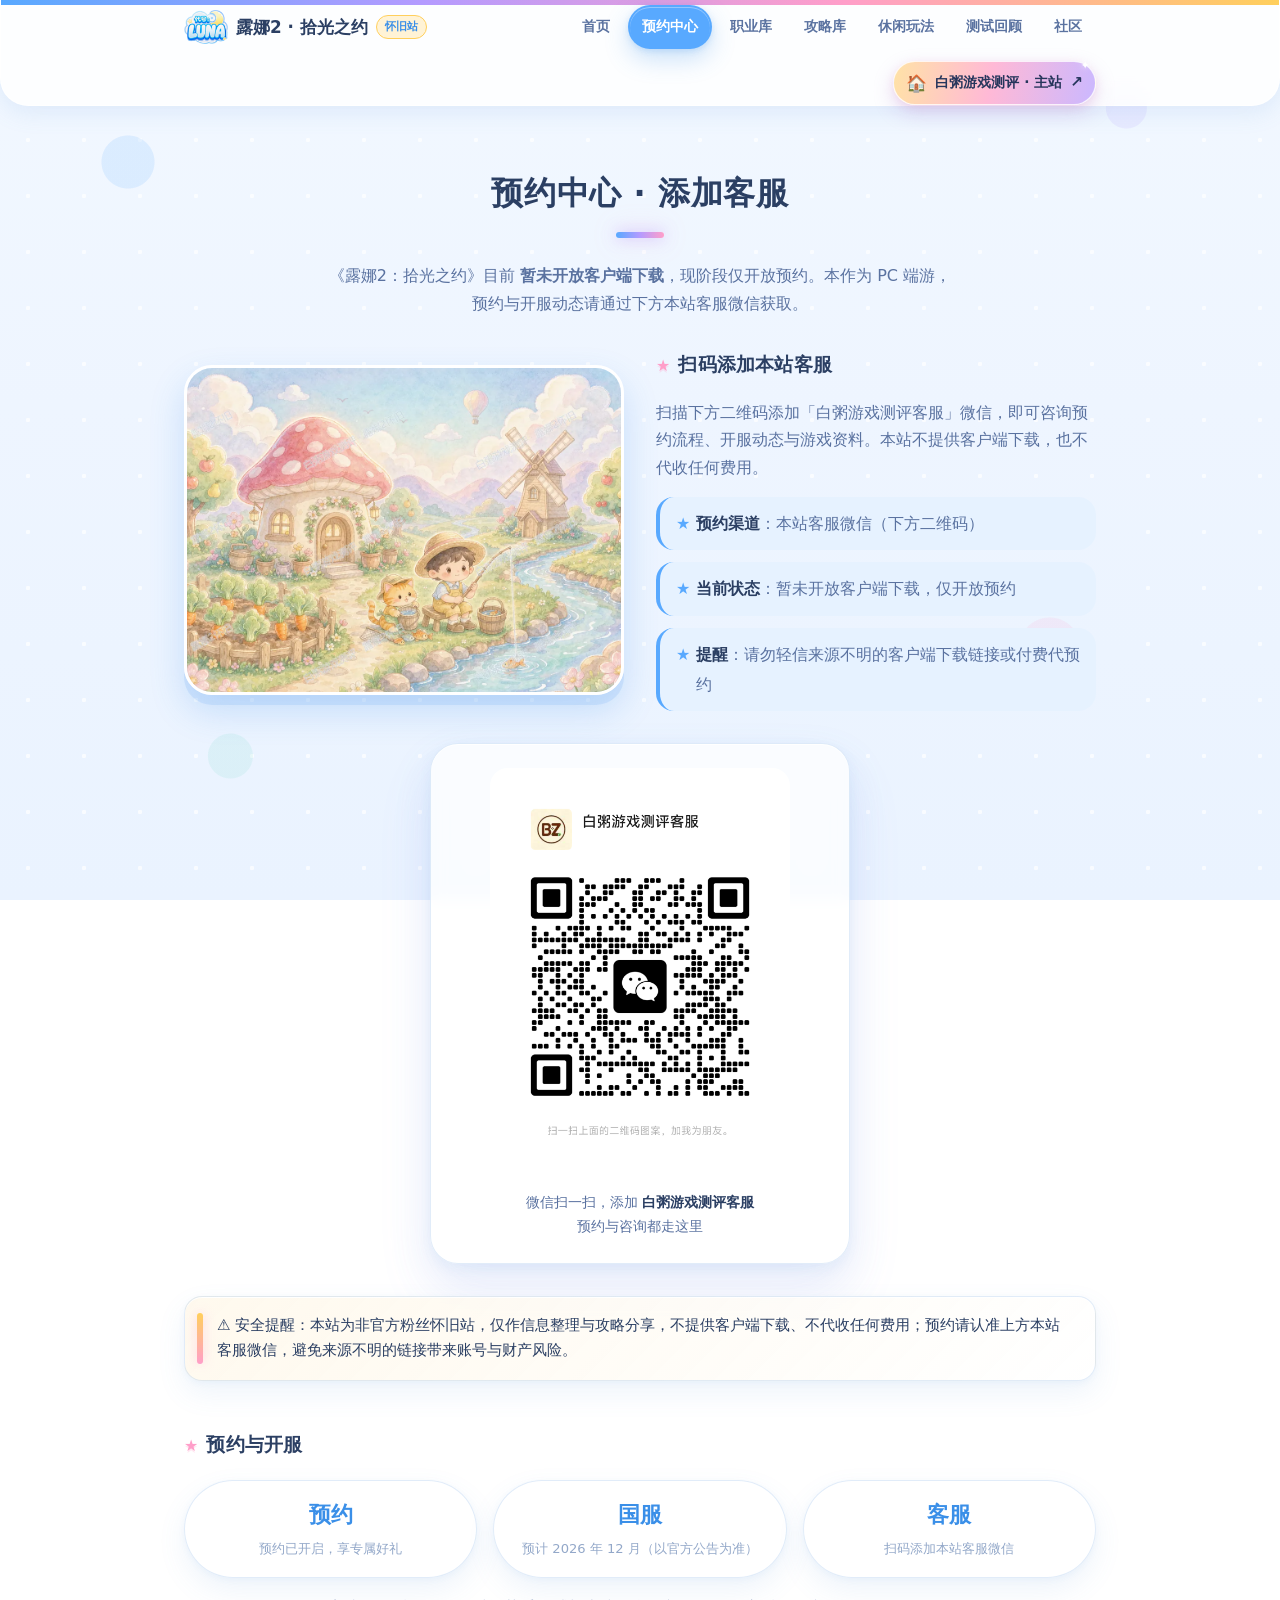
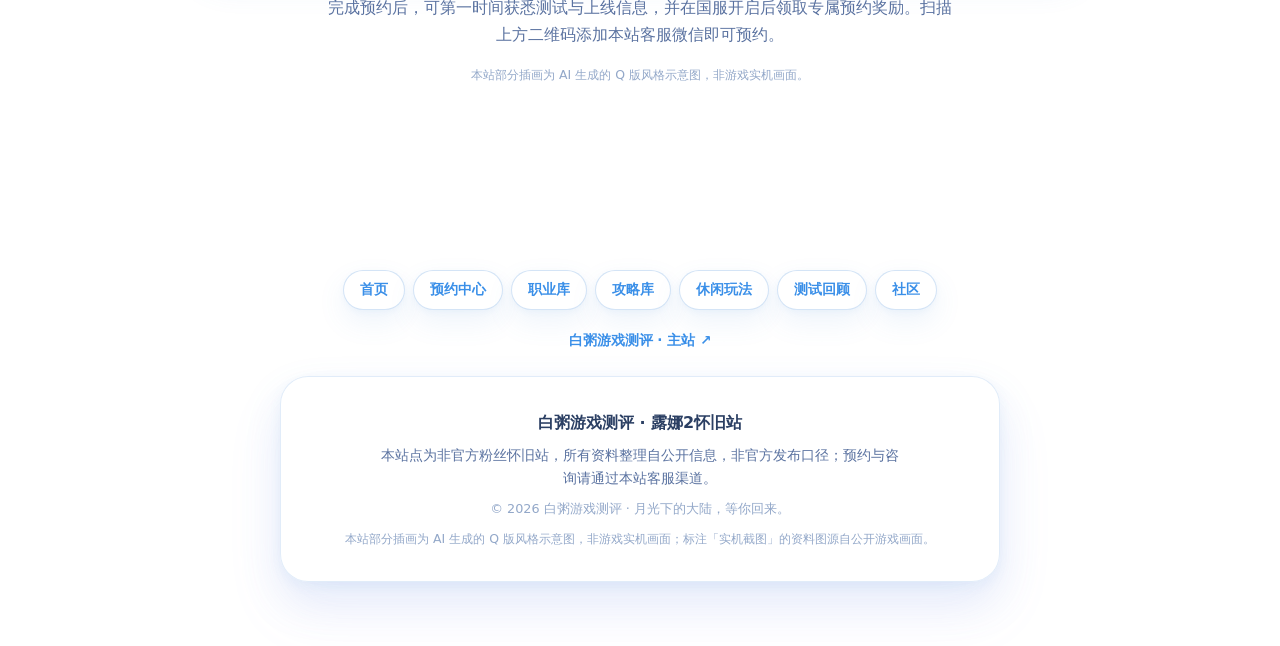
<file: download/index.html>
<!DOCTYPE html><html lang="zh-CN" data-astro-cid-z4jru4n3> <head><meta charset="utf-8"><meta name="viewport" content="width=device-width, initial-scale=1, viewport-fit=cover"><title>预约中心 · 露娜2怀旧站</title><meta name="description" content="《露娜2：拾光之约》目前暂未开放客户端下载，仅开放预约。扫描本站客服微信二维码即可预约与咨询，预约即享好礼，公测开启后领取专属预约奖励。"><meta name="baidu-site-verification" content="codeva-sFs97n5T8T"><link rel="icon" href="/favicon.png" type="image/png" sizes="64x64"><link rel="icon" href="/favicon.svg" type="image/svg+xml"><link rel="apple-touch-icon" href="/favicon.png"><link rel="stylesheet" href="/_astro/BaseLayout.C_95fPhS.css"><style>.feature[data-astro-cid-5oqtr3h2] .lead[data-astro-cid-5oqtr3h2]{text-align:left}.feature[data-astro-cid-5oqtr3h2] img[data-astro-cid-5oqtr3h2]{aspect-ratio:4/3;object-fit:cover;border-radius:var(--r-lg);border:3px solid #fff;box-shadow:0 10px #3a8fe81f,0 16px 34px #3a8fe838}h3[data-astro-cid-5oqtr3h2]{font-family:var(--font-display);letter-spacing:.01em;font-weight:800}h3[data-astro-cid-5oqtr3h2]:before{content:"★";color:var(--pink);text-shadow:0 2px #ff9ec940;margin-right:.5em;font-size:.85em}.doclist[data-astro-cid-5oqtr3h2]{color:var(--text-2);margin:0;padding:0;list-style:none}.doclist[data-astro-cid-5oqtr3h2] li[data-astro-cid-5oqtr3h2]{margin-bottom:var(--s3);padding:var(--s3) var(--s4) var(--s3) calc(var(--s5) + 12px);background:var(--accent-soft);border-left:4px solid var(--accent);border-radius:var(--r-md);overflow-wrap:anywhere;line-height:1.85;display:block;position:relative}.doclist[data-astro-cid-5oqtr3h2] li[data-astro-cid-5oqtr3h2]:last-child{margin-bottom:0}.doclist[data-astro-cid-5oqtr3h2] li[data-astro-cid-5oqtr3h2]:before{content:"★";left:var(--s4);top:var(--s3);color:var(--accent);line-height:1.85;position:absolute}.doclist[data-astro-cid-5oqtr3h2] b[data-astro-cid-5oqtr3h2]{color:var(--text)}@media (max-width:640px){.section[data-astro-cid-5oqtr3h2]{overflow-wrap:anywhere}.feature[data-astro-cid-5oqtr3h2]{gap:var(--s4);grid-template-columns:1fr}.stats[data-astro-cid-5oqtr3h2],.stat[data-astro-cid-5oqtr3h2]{min-width:0}.btn[data-astro-cid-5oqtr3h2]{min-height:48px}a[data-astro-cid-5oqtr3h2]{min-height:44px}}@media (prefers-reduced-motion:reduce){.feature[data-astro-cid-5oqtr3h2] img[data-astro-cid-5oqtr3h2],.btn[data-astro-cid-5oqtr3h2],a[data-astro-cid-5oqtr3h2],h3[data-astro-cid-5oqtr3h2],h3[data-astro-cid-5oqtr3h2]:before,.doclist[data-astro-cid-5oqtr3h2] li[data-astro-cid-5oqtr3h2],.notice[data-astro-cid-5oqtr3h2],.stat[data-astro-cid-5oqtr3h2],.kefu-card[data-astro-cid-5oqtr3h2]{transition:none!important;animation:none!important;transform:none!important}}
</style></head> <body data-astro-cid-z4jru4n3> <header class="site-header" data-astro-cid-z4jru4n3> <div class="rainbow-bar" aria-hidden="true" data-astro-cid-z4jru4n3></div> <div class="container site-header__inner" data-astro-cid-z4jru4n3> <a class="brand" href="/" data-astro-cid-z4jru4n3> <img class="brand__logo" src="/covers/luna-logo.png" alt="代号：LUNA 游戏图标" width="155" height="122" data-astro-cid-z4jru4n3> <span class="brand__name" data-astro-cid-z4jru4n3>露娜2 · 拾光之约</span> <span class="brand__tag" data-astro-cid-z4jru4n3>怀旧站</span> </a> <nav class="site-nav" aria-label="主导航" data-astro-cid-z4jru4n3> <a href="/" class data-astro-cid-z4jru4n3>首页</a><a href="/download/" class="is-active" data-astro-cid-z4jru4n3>预约中心</a><a href="/classes/" class data-astro-cid-z4jru4n3>职业库</a><a href="/guides/" class data-astro-cid-z4jru4n3>攻略库</a><a href="/life/" class data-astro-cid-z4jru4n3>休闲玩法</a><a href="/test/" class data-astro-cid-z4jru4n3>测试回顾</a><a href="/about/" class data-astro-cid-z4jru4n3>社区</a> </nav> <a class="home-link" href="https://baizhou.xin" target="_blank" rel="noopener" aria-label="前往白粥游戏测评主站" data-astro-cid-z4jru4n3> <span class="home-link__icon" aria-hidden="true" data-astro-cid-z4jru4n3>🏠</span> <span class="home-link__text" data-astro-cid-z4jru4n3>白粥游戏测评 · 主站</span> <span class="home-link__arrow" aria-hidden="true" data-astro-cid-z4jru4n3>↗</span> </a> </div> </header> <main data-astro-cid-z4jru4n3>  <section class="container section" data-astro-cid-5oqtr3h2> <h2 class="h2" data-astro-cid-5oqtr3h2>预约中心 · 添加客服</h2> <p class="lead" data-astro-cid-5oqtr3h2>《露娜2：拾光之约》目前 <b data-astro-cid-5oqtr3h2>暂未开放客户端下载</b>，现阶段仅开放预约。本作为 PC 端游，预约与开服动态请通过下方本站客服微信获取。</p> <div class="feature" style="margin-top: var(--s6);" data-astro-cid-5oqtr3h2> <img src="/covers/q-farm.webp" alt="农场田园与蘑菇小屋 Q 版插画（AI 生成 Q 版风格示意图，非游戏实机画面）" loading="lazy" width="1280" height="792" data-astro-cid-5oqtr3h2> <div data-astro-cid-5oqtr3h2> <h3 data-astro-cid-5oqtr3h2>扫码添加本站客服</h3> <p class="lead" data-astro-cid-5oqtr3h2>扫描下方二维码添加「白粥游戏测评客服」微信，即可咨询预约流程、开服动态与游戏资料。本站不提供客户端下载，也不代收任何费用。</p> <ul class="doclist" data-astro-cid-5oqtr3h2> <li data-astro-cid-5oqtr3h2><b data-astro-cid-5oqtr3h2>预约渠道</b>：本站客服微信（下方二维码）</li> <li data-astro-cid-5oqtr3h2><b data-astro-cid-5oqtr3h2>当前状态</b>：暂未开放客户端下载，仅开放预约</li> <li data-astro-cid-5oqtr3h2><b data-astro-cid-5oqtr3h2>提醒</b>：请勿轻信来源不明的客户端下载链接或付费代预约</li> </ul> </div> </div> <div class="kefu-card" style="margin-top: var(--s6);" data-astro-cid-5oqtr3h2> <img class="kefu-card__img" src="/covers/kefu-qr.png" alt="白粥游戏测评客服微信二维码，扫码添加好友咨询预约" width="1108" height="1512" loading="lazy" data-astro-cid-5oqtr3h2> <p class="kefu-card__cap" data-astro-cid-5oqtr3h2>微信扫一扫，添加 <b data-astro-cid-5oqtr3h2>白粥游戏测评客服</b><br data-astro-cid-5oqtr3h2>预约与咨询都走这里</p> </div> <div class="notice" style="margin-top: var(--s6);" data-astro-cid-5oqtr3h2>
⚠️ 安全提醒：本站为非官方粉丝怀旧站，仅作信息整理与攻略分享，不提供客户端下载、不代收任何费用；预约请认准上方本站客服微信，避免来源不明的链接带来账号与财产风险。
</div> <h3 style="margin-top: var(--s7);" data-astro-cid-5oqtr3h2>预约与开服</h3> <div class="stats" data-astro-cid-5oqtr3h2> <div class="stat" data-astro-cid-5oqtr3h2><b data-astro-cid-5oqtr3h2>预约</b><span data-astro-cid-5oqtr3h2>预约已开启，享专属好礼</span></div> <div class="stat" data-astro-cid-5oqtr3h2><b data-astro-cid-5oqtr3h2>国服</b><span data-astro-cid-5oqtr3h2>预计 2026 年 12 月（以官方公告为准）</span></div> <div class="stat" data-astro-cid-5oqtr3h2><b data-astro-cid-5oqtr3h2>客服</b><span data-astro-cid-5oqtr3h2>扫码添加本站客服微信</span></div> </div> <p class="lead" data-astro-cid-5oqtr3h2>完成预约后，可第一时间获悉测试与上线信息，并在国服开启后领取专属预约奖励。扫描上方二维码添加本站客服微信即可预约。</p> <p style="color: var(--text-3); font-size: 0.78rem; text-align: center;" data-astro-cid-5oqtr3h2>本站部分插画为 AI 生成的 Q 版风格示意图，非游戏实机画面。</p> </section>  </main> <footer class="site-footer" data-astro-cid-z4jru4n3> <div class="container" data-astro-cid-z4jru4n3> <nav class="footer-nav" aria-label="页脚导航" data-astro-cid-z4jru4n3> <a href="/" data-astro-cid-z4jru4n3>首页</a><a href="/download/" data-astro-cid-z4jru4n3>预约中心</a><a href="/classes/" data-astro-cid-z4jru4n3>职业库</a><a href="/guides/" data-astro-cid-z4jru4n3>攻略库</a><a href="/life/" data-astro-cid-z4jru4n3>休闲玩法</a><a href="/test/" data-astro-cid-z4jru4n3>测试回顾</a><a href="/about/" data-astro-cid-z4jru4n3>社区</a> </nav> <a class="footer-home" href="https://baizhou.xin" target="_blank" rel="noopener" data-astro-cid-z4jru4n3>白粥游戏测评 · 主站 ↗</a> <div class="footer-card" data-astro-cid-z4jru4n3> <p class="site-footer__brand" data-astro-cid-z4jru4n3>白粥游戏测评 · 露娜2怀旧站</p> <p class="site-footer__note" data-astro-cid-z4jru4n3>本站点为非官方粉丝怀旧站，所有资料整理自公开信息，非官方发布口径；预约与咨询请通过本站客服渠道。</p> <p class="site-footer__copy" data-astro-cid-z4jru4n3>© 2026 白粥游戏测评 · 月光下的大陆，等你回来。</p> <p class="site-footer__ai" data-astro-cid-z4jru4n3>本站部分插画为 AI 生成的 Q 版风格示意图，非游戏实机画面；标注「实机截图」的资料图源自公开游戏画面。</p> </div> </div> </footer> <button id="back-to-top" class="back-to-top" type="button" aria-label="返回顶部" data-astro-cid-z4jru4n3>↑</button><script type="module">document.addEventListener(`contextmenu`,function(e){e.target instanceof HTMLImageElement&&e.preventDefault()}),document.addEventListener(`dragstart`,function(e){e.target instanceof HTMLImageElement&&e.preventDefault()});</script><script type="module">(function(){let e=document.getElementById(`back-to-top`);if(!(e instanceof HTMLElement))return;let t=window.matchMedia(`(prefers-reduced-motion: reduce)`).matches,n=!1,r=!1;function i(){r=!1;var t=window.scrollY>400;t!==n&&(n=t,e.classList.toggle(`is-visible`,t))}function a(){r||(r=!0,window.requestAnimationFrame(i))}window.addEventListener(`scroll`,a,{passive:!0}),window.addEventListener(`resize`,a,{passive:!0}),e.addEventListener(`click`,function(){t?window.scrollTo(0,0):window.scrollTo({top:0,behavior:`smooth`})}),i()})();</script><script type="module">(function(){var e=document.documentElement;if(window.matchMedia(`(prefers-reduced-motion: reduce)`).matches||!(`IntersectionObserver`in window))return;var t=Array.prototype.slice.call(document.querySelectorAll(`.section > .h2, .cards > *, .grid > *, .stats > *, .notice, .quote, .feature`));if(!t.length)return;e.classList.add(`js-reveal`),t.forEach(function(e){e.classList.add(`reveal`)});function n(){t.forEach(function(e){e.classList.add(`is-in`)}),e.classList.remove(`js-reveal`)}var r=window.innerHeight||e.clientHeight,i=[];if(t.forEach(function(e){var t=e.getBoundingClientRect();t.top<r&&t.bottom>0?e.classList.add(`is-in`):i.push(e)}),i.length)try{var a=new IntersectionObserver(function(e){var t=[];e.forEach(function(e){e.isIntersecting&&(t.push(e.target),a.unobserve(e.target))}),t.forEach(function(e,t){var n=Math.min(t*60,240);n===0?e.classList.add(`is-in`):window.setTimeout(function(){e.classList.add(`is-in`)},n)})},{rootMargin:`0px 0px -40px 0px`,threshold:.06});i.forEach(function(e){a.observe(e)}),window.setTimeout(function(){e.classList.contains(`js-reveal`)&&i.forEach(function(t){if(!t.classList.contains(`is-in`)){var n=t.getBoundingClientRect();n.top<(window.innerHeight||e.clientHeight)&&n.bottom>0&&t.classList.add(`is-in`)}})},1500)}catch{n()}})(),(function(){var e=document.querySelector(`.site-header`);if(!(e instanceof HTMLElement))return;var t=!1,n=!1;function r(){n=!1;var r=window.scrollY>20;r!==t&&(t=r,e.classList.toggle(`is-scrolled`,r))}function i(){n||(n=!0,window.requestAnimationFrame(r))}window.addEventListener(`scroll`,i,{passive:!0}),window.addEventListener(`resize`,i,{passive:!0}),r()})();</script> </body> </html>
</file>
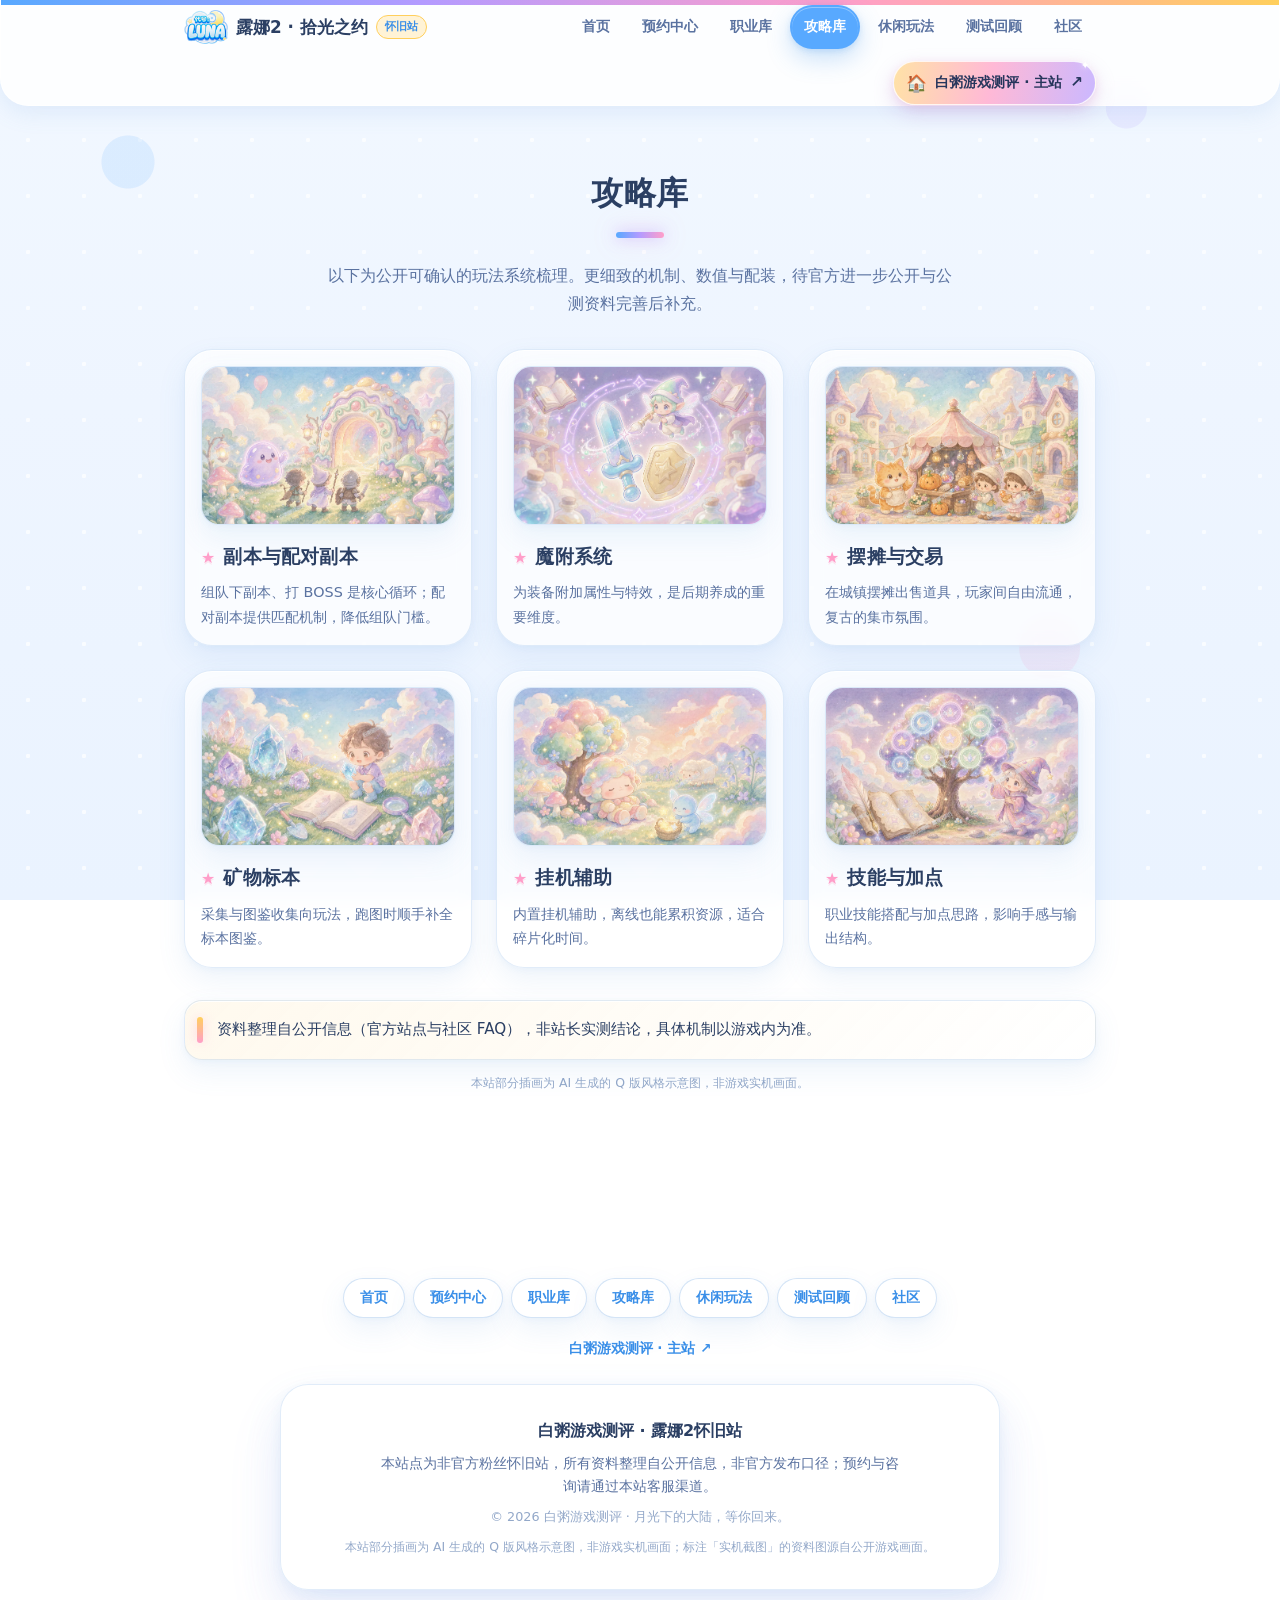
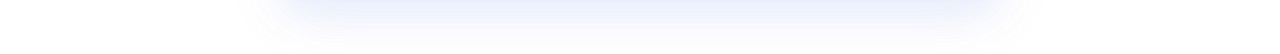
<file: guides/index.html>
<!DOCTYPE html><html lang="zh-CN" data-astro-cid-z4jru4n3> <head><meta charset="utf-8"><meta name="viewport" content="width=device-width, initial-scale=1, viewport-fit=cover"><title>攻略库 · 露娜2怀旧站</title><meta name="description" content="《露娜2：拾光之约》玩法系统攻略整理：副本、魔附、摆摊、矿物标本、挂机辅助与技能加点。"><meta name="baidu-site-verification" content="codeva-sFs97n5T8T"><link rel="icon" href="/favicon.png" type="image/png" sizes="64x64"><link rel="icon" href="/favicon.svg" type="image/svg+xml"><link rel="apple-touch-icon" href="/favicon.png"><link rel="stylesheet" href="/_astro/BaseLayout.C_95fPhS.css"><style>.card[data-astro-cid-sd4w7sav] img[data-astro-cid-sd4w7sav]{aspect-ratio:16/10;object-fit:cover}h3[data-astro-cid-sd4w7sav]{font-family:var(--font-display);letter-spacing:.01em;font-weight:800}h3[data-astro-cid-sd4w7sav]:before{content:"★";color:var(--pink);text-shadow:0 2px #ff9ec940;margin-right:.5em;font-size:.85em}@media (max-width:640px){.section[data-astro-cid-sd4w7sav]{overflow-wrap:anywhere}.btn[data-astro-cid-sd4w7sav]{min-height:48px}a[data-astro-cid-sd4w7sav]{min-height:44px}}@media (prefers-reduced-motion:reduce){.card[data-astro-cid-sd4w7sav],.card[data-astro-cid-sd4w7sav] img[data-astro-cid-sd4w7sav],.btn[data-astro-cid-sd4w7sav],a[data-astro-cid-sd4w7sav],h3[data-astro-cid-sd4w7sav],h3[data-astro-cid-sd4w7sav]:before,.notice[data-astro-cid-sd4w7sav]{transition:none!important;animation:none!important;transform:none!important}}
</style></head> <body data-astro-cid-z4jru4n3> <header class="site-header" data-astro-cid-z4jru4n3> <div class="rainbow-bar" aria-hidden="true" data-astro-cid-z4jru4n3></div> <div class="container site-header__inner" data-astro-cid-z4jru4n3> <a class="brand" href="/" data-astro-cid-z4jru4n3> <img class="brand__logo" src="/covers/luna-logo.png" alt="代号：LUNA 游戏图标" width="155" height="122" data-astro-cid-z4jru4n3> <span class="brand__name" data-astro-cid-z4jru4n3>露娜2 · 拾光之约</span> <span class="brand__tag" data-astro-cid-z4jru4n3>怀旧站</span> </a> <nav class="site-nav" aria-label="主导航" data-astro-cid-z4jru4n3> <a href="/" class data-astro-cid-z4jru4n3>首页</a><a href="/download/" class data-astro-cid-z4jru4n3>预约中心</a><a href="/classes/" class data-astro-cid-z4jru4n3>职业库</a><a href="/guides/" class="is-active" data-astro-cid-z4jru4n3>攻略库</a><a href="/life/" class data-astro-cid-z4jru4n3>休闲玩法</a><a href="/test/" class data-astro-cid-z4jru4n3>测试回顾</a><a href="/about/" class data-astro-cid-z4jru4n3>社区</a> </nav> <a class="home-link" href="https://baizhou.xin" target="_blank" rel="noopener" aria-label="前往白粥游戏测评主站" data-astro-cid-z4jru4n3> <span class="home-link__icon" aria-hidden="true" data-astro-cid-z4jru4n3>🏠</span> <span class="home-link__text" data-astro-cid-z4jru4n3>白粥游戏测评 · 主站</span> <span class="home-link__arrow" aria-hidden="true" data-astro-cid-z4jru4n3>↗</span> </a> </div> </header> <main data-astro-cid-z4jru4n3>  <section class="container section" data-astro-cid-sd4w7sav> <h2 class="h2" data-astro-cid-sd4w7sav>攻略库</h2> <p class="lead" data-astro-cid-sd4w7sav>以下为公开可确认的玩法系统梳理。更细致的机制、数值与配装，待官方进一步公开与公测资料完善后补充。</p> <div class="cards" style="margin-top: var(--s6);" data-astro-cid-sd4w7sav> <article class="card" data-astro-cid-sd4w7sav> <img src="/covers/q-dungeon.webp" alt="副本与配对副本（AI 生成 Q 版风格示意图，非游戏实机画面）" loading="lazy" width="1280" height="792" data-astro-cid-sd4w7sav> <h3 data-astro-cid-sd4w7sav>副本与配对副本</h3> <p data-astro-cid-sd4w7sav>组队下副本、打 BOSS 是核心循环；配对副本提供匹配机制，降低组队门槛。</p> </article><article class="card" data-astro-cid-sd4w7sav> <img src="/covers/q-enchant.webp" alt="魔附系统（AI 生成 Q 版风格示意图，非游戏实机画面）" loading="lazy" width="1280" height="792" data-astro-cid-sd4w7sav> <h3 data-astro-cid-sd4w7sav>魔附系统</h3> <p data-astro-cid-sd4w7sav>为装备附加属性与特效，是后期养成的重要维度。</p> </article><article class="card" data-astro-cid-sd4w7sav> <img src="/covers/q-stall.webp" alt="摆摊与交易（AI 生成 Q 版风格示意图，非游戏实机画面）" loading="lazy" width="1280" height="792" data-astro-cid-sd4w7sav> <h3 data-astro-cid-sd4w7sav>摆摊与交易</h3> <p data-astro-cid-sd4w7sav>在城镇摆摊出售道具，玩家间自由流通，复古的集市氛围。</p> </article><article class="card" data-astro-cid-sd4w7sav> <img src="/covers/q-mineral.webp" alt="矿物标本（AI 生成 Q 版风格示意图，非游戏实机画面）" loading="lazy" width="1280" height="792" data-astro-cid-sd4w7sav> <h3 data-astro-cid-sd4w7sav>矿物标本</h3> <p data-astro-cid-sd4w7sav>采集与图鉴收集向玩法，跑图时顺手补全标本图鉴。</p> </article><article class="card" data-astro-cid-sd4w7sav> <img src="/covers/q-afk.webp" alt="挂机辅助（AI 生成 Q 版风格示意图，非游戏实机画面）" loading="lazy" width="1280" height="792" data-astro-cid-sd4w7sav> <h3 data-astro-cid-sd4w7sav>挂机辅助</h3> <p data-astro-cid-sd4w7sav>内置挂机辅助，离线也能累积资源，适合碎片化时间。</p> </article><article class="card" data-astro-cid-sd4w7sav> <img src="/covers/q-skill.webp" alt="技能与加点（AI 生成 Q 版风格示意图，非游戏实机画面）" loading="lazy" width="1280" height="792" data-astro-cid-sd4w7sav> <h3 data-astro-cid-sd4w7sav>技能与加点</h3> <p data-astro-cid-sd4w7sav>职业技能搭配与加点思路，影响手感与输出结构。</p> </article> </div> <div class="notice" style="margin-top: var(--s6);" data-astro-cid-sd4w7sav>
资料整理自公开信息（官方站点与社区 FAQ），非站长实测结论，具体机制以游戏内为准。
</div> <p style="color: var(--text-3); font-size: 0.78rem; text-align: center;" data-astro-cid-sd4w7sav>本站部分插画为 AI 生成的 Q 版风格示意图，非游戏实机画面。</p> </section>  </main> <footer class="site-footer" data-astro-cid-z4jru4n3> <div class="container" data-astro-cid-z4jru4n3> <nav class="footer-nav" aria-label="页脚导航" data-astro-cid-z4jru4n3> <a href="/" data-astro-cid-z4jru4n3>首页</a><a href="/download/" data-astro-cid-z4jru4n3>预约中心</a><a href="/classes/" data-astro-cid-z4jru4n3>职业库</a><a href="/guides/" data-astro-cid-z4jru4n3>攻略库</a><a href="/life/" data-astro-cid-z4jru4n3>休闲玩法</a><a href="/test/" data-astro-cid-z4jru4n3>测试回顾</a><a href="/about/" data-astro-cid-z4jru4n3>社区</a> </nav> <a class="footer-home" href="https://baizhou.xin" target="_blank" rel="noopener" data-astro-cid-z4jru4n3>白粥游戏测评 · 主站 ↗</a> <div class="footer-card" data-astro-cid-z4jru4n3> <p class="site-footer__brand" data-astro-cid-z4jru4n3>白粥游戏测评 · 露娜2怀旧站</p> <p class="site-footer__note" data-astro-cid-z4jru4n3>本站点为非官方粉丝怀旧站，所有资料整理自公开信息，非官方发布口径；预约与咨询请通过本站客服渠道。</p> <p class="site-footer__copy" data-astro-cid-z4jru4n3>© 2026 白粥游戏测评 · 月光下的大陆，等你回来。</p> <p class="site-footer__ai" data-astro-cid-z4jru4n3>本站部分插画为 AI 生成的 Q 版风格示意图，非游戏实机画面；标注「实机截图」的资料图源自公开游戏画面。</p> </div> </div> </footer> <button id="back-to-top" class="back-to-top" type="button" aria-label="返回顶部" data-astro-cid-z4jru4n3>↑</button><script type="module">document.addEventListener(`contextmenu`,function(e){e.target instanceof HTMLImageElement&&e.preventDefault()}),document.addEventListener(`dragstart`,function(e){e.target instanceof HTMLImageElement&&e.preventDefault()});</script><script type="module">(function(){let e=document.getElementById(`back-to-top`);if(!(e instanceof HTMLElement))return;let t=window.matchMedia(`(prefers-reduced-motion: reduce)`).matches,n=!1,r=!1;function i(){r=!1;var t=window.scrollY>400;t!==n&&(n=t,e.classList.toggle(`is-visible`,t))}function a(){r||(r=!0,window.requestAnimationFrame(i))}window.addEventListener(`scroll`,a,{passive:!0}),window.addEventListener(`resize`,a,{passive:!0}),e.addEventListener(`click`,function(){t?window.scrollTo(0,0):window.scrollTo({top:0,behavior:`smooth`})}),i()})();</script><script type="module">(function(){var e=document.documentElement;if(window.matchMedia(`(prefers-reduced-motion: reduce)`).matches||!(`IntersectionObserver`in window))return;var t=Array.prototype.slice.call(document.querySelectorAll(`.section > .h2, .cards > *, .grid > *, .stats > *, .notice, .quote, .feature`));if(!t.length)return;e.classList.add(`js-reveal`),t.forEach(function(e){e.classList.add(`reveal`)});function n(){t.forEach(function(e){e.classList.add(`is-in`)}),e.classList.remove(`js-reveal`)}var r=window.innerHeight||e.clientHeight,i=[];if(t.forEach(function(e){var t=e.getBoundingClientRect();t.top<r&&t.bottom>0?e.classList.add(`is-in`):i.push(e)}),i.length)try{var a=new IntersectionObserver(function(e){var t=[];e.forEach(function(e){e.isIntersecting&&(t.push(e.target),a.unobserve(e.target))}),t.forEach(function(e,t){var n=Math.min(t*60,240);n===0?e.classList.add(`is-in`):window.setTimeout(function(){e.classList.add(`is-in`)},n)})},{rootMargin:`0px 0px -40px 0px`,threshold:.06});i.forEach(function(e){a.observe(e)}),window.setTimeout(function(){e.classList.contains(`js-reveal`)&&i.forEach(function(t){if(!t.classList.contains(`is-in`)){var n=t.getBoundingClientRect();n.top<(window.innerHeight||e.clientHeight)&&n.bottom>0&&t.classList.add(`is-in`)}})},1500)}catch{n()}})(),(function(){var e=document.querySelector(`.site-header`);if(!(e instanceof HTMLElement))return;var t=!1,n=!1;function r(){n=!1;var r=window.scrollY>20;r!==t&&(t=r,e.classList.toggle(`is-scrolled`,r))}function i(){n||(n=!0,window.requestAnimationFrame(r))}window.addEventListener(`scroll`,i,{passive:!0}),window.addEventListener(`resize`,i,{passive:!0}),r()})();</script> </body> </html>
</file>
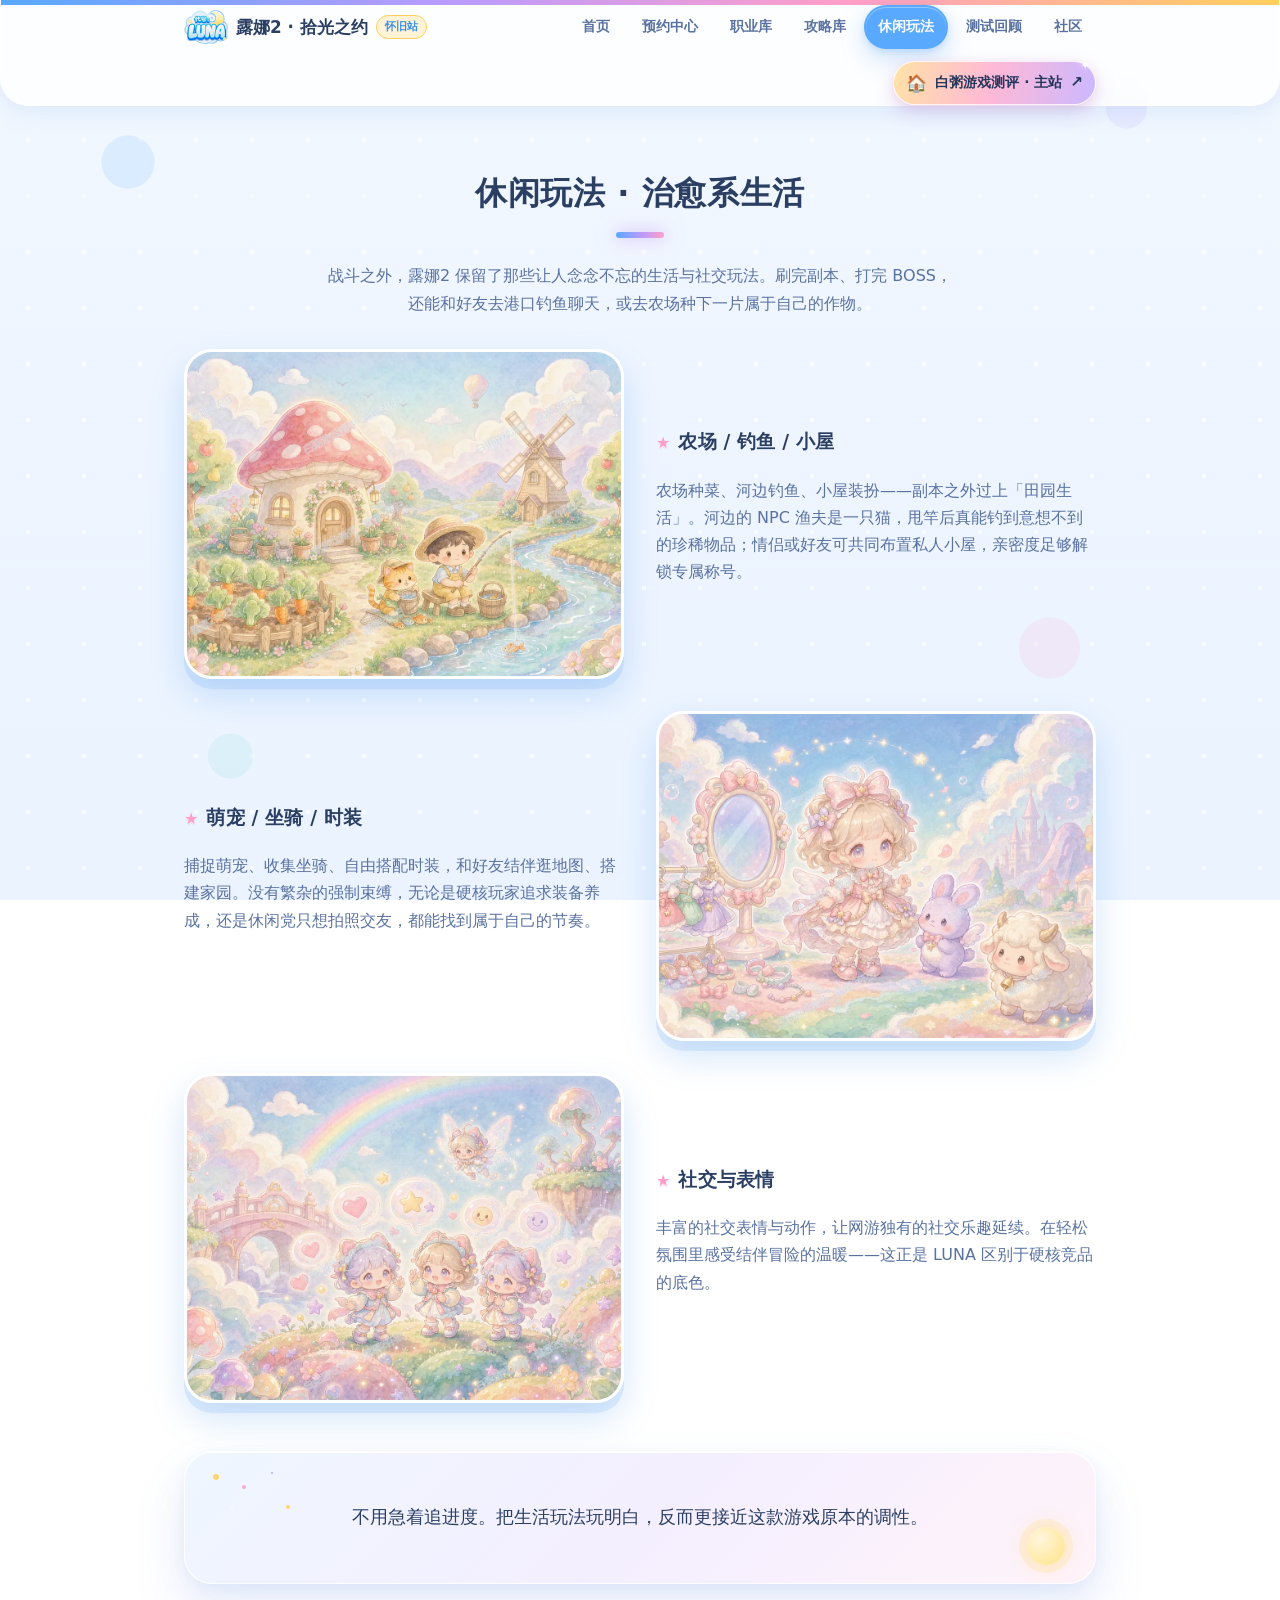
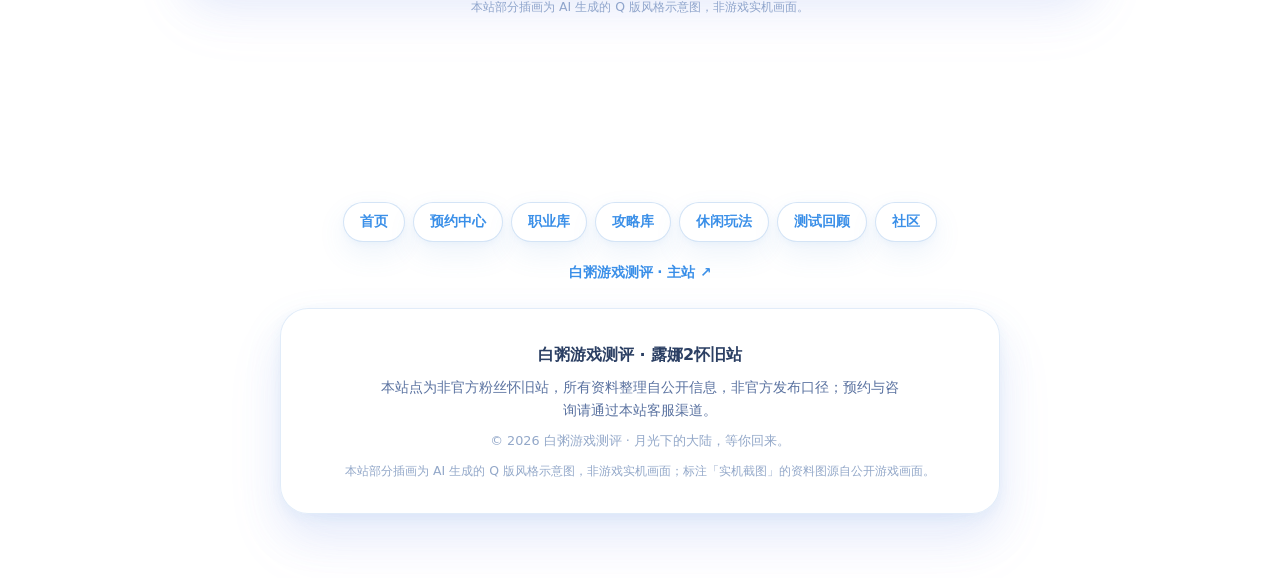
<file: life/index.html>
<!DOCTYPE html><html lang="zh-CN" data-astro-cid-z4jru4n3> <head><meta charset="utf-8"><meta name="viewport" content="width=device-width, initial-scale=1, viewport-fit=cover"><title>休闲玩法 · 露娜2怀旧站</title><meta name="description" content="《露娜2：拾光之约》治愈系生活玩法：农场种菜、河边钓鱼、小屋装扮、萌宠坐骑、自由时装与社交表情。"><meta name="baidu-site-verification" content="codeva-sFs97n5T8T"><link rel="icon" href="/favicon.png" type="image/png" sizes="64x64"><link rel="icon" href="/favicon.svg" type="image/svg+xml"><link rel="apple-touch-icon" href="/favicon.png"><link rel="stylesheet" href="/_astro/BaseLayout.C_95fPhS.css"><style>.feature[data-astro-cid-ldjh3caw] .lead[data-astro-cid-ldjh3caw]{text-align:left}.feature[data-astro-cid-ldjh3caw] img[data-astro-cid-ldjh3caw]{aspect-ratio:4/3;object-fit:cover;border-radius:var(--r-lg);border:3px solid #fff;box-shadow:0 10px #3a8fe81f,0 16px 34px #3a8fe838}h3[data-astro-cid-ldjh3caw]{font-family:var(--font-display);letter-spacing:.01em;font-weight:800}h3[data-astro-cid-ldjh3caw]:before{content:"★";color:var(--pink);text-shadow:0 2px #ff9ec940;margin-right:.5em;font-size:.85em}@media (max-width:640px){.section[data-astro-cid-ldjh3caw]{overflow-wrap:anywhere}.feature[data-astro-cid-ldjh3caw]{gap:var(--s4);grid-template-columns:1fr}.btn[data-astro-cid-ldjh3caw]{min-height:48px}a[data-astro-cid-ldjh3caw]{min-height:44px}}@media (prefers-reduced-motion:reduce){.feature[data-astro-cid-ldjh3caw] img[data-astro-cid-ldjh3caw],.btn[data-astro-cid-ldjh3caw],a[data-astro-cid-ldjh3caw],h3[data-astro-cid-ldjh3caw],h3[data-astro-cid-ldjh3caw]:before,.quote[data-astro-cid-ldjh3caw],.notice[data-astro-cid-ldjh3caw],.stat[data-astro-cid-ldjh3caw]{transition:none!important;animation:none!important;transform:none!important}}
</style></head> <body data-astro-cid-z4jru4n3> <header class="site-header" data-astro-cid-z4jru4n3> <div class="rainbow-bar" aria-hidden="true" data-astro-cid-z4jru4n3></div> <div class="container site-header__inner" data-astro-cid-z4jru4n3> <a class="brand" href="/" data-astro-cid-z4jru4n3> <img class="brand__logo" src="/covers/luna-logo.png" alt="代号：LUNA 游戏图标" width="155" height="122" data-astro-cid-z4jru4n3> <span class="brand__name" data-astro-cid-z4jru4n3>露娜2 · 拾光之约</span> <span class="brand__tag" data-astro-cid-z4jru4n3>怀旧站</span> </a> <nav class="site-nav" aria-label="主导航" data-astro-cid-z4jru4n3> <a href="/" class data-astro-cid-z4jru4n3>首页</a><a href="/download/" class data-astro-cid-z4jru4n3>预约中心</a><a href="/classes/" class data-astro-cid-z4jru4n3>职业库</a><a href="/guides/" class data-astro-cid-z4jru4n3>攻略库</a><a href="/life/" class="is-active" data-astro-cid-z4jru4n3>休闲玩法</a><a href="/test/" class data-astro-cid-z4jru4n3>测试回顾</a><a href="/about/" class data-astro-cid-z4jru4n3>社区</a> </nav> <a class="home-link" href="https://baizhou.xin" target="_blank" rel="noopener" aria-label="前往白粥游戏测评主站" data-astro-cid-z4jru4n3> <span class="home-link__icon" aria-hidden="true" data-astro-cid-z4jru4n3>🏠</span> <span class="home-link__text" data-astro-cid-z4jru4n3>白粥游戏测评 · 主站</span> <span class="home-link__arrow" aria-hidden="true" data-astro-cid-z4jru4n3>↗</span> </a> </div> </header> <main data-astro-cid-z4jru4n3>  <section class="container section" data-astro-cid-ldjh3caw> <h2 class="h2" data-astro-cid-ldjh3caw>休闲玩法 · 治愈系生活</h2> <p class="lead" data-astro-cid-ldjh3caw>战斗之外，露娜2 保留了那些让人念念不忘的生活与社交玩法。刷完副本、打完 BOSS，还能和好友去港口钓鱼聊天，或去农场种下一片属于自己的作物。</p> <div class="feature" style="margin-top: var(--s6);" data-astro-cid-ldjh3caw> <img src="/covers/q-farm.webp" alt="农场、河边钓鱼与蘑菇小屋 Q 版插画（AI 生成 Q 版风格示意图，非游戏实机画面）" loading="lazy" width="1280" height="792" data-astro-cid-ldjh3caw> <div data-astro-cid-ldjh3caw> <h3 data-astro-cid-ldjh3caw>农场 / 钓鱼 / 小屋</h3> <p class="lead" data-astro-cid-ldjh3caw>农场种菜、河边钓鱼、小屋装扮——副本之外过上「田园生活」。河边的 NPC 渔夫是一只猫，甩竿后真能钓到意想不到的珍稀物品；情侣或好友可共同布置私人小屋，亲密度足够解锁专属称号。</p> </div> </div> <div class="feature" style="margin-top: var(--s6);" data-astro-cid-ldjh3caw> <div data-astro-cid-ldjh3caw> <h3 data-astro-cid-ldjh3caw>萌宠 / 坐骑 / 时装</h3> <p class="lead" data-astro-cid-ldjh3caw>捕捉萌宠、收集坐骑、自由搭配时装，和好友结伴逛地图、搭建家园。没有繁杂的强制束缚，无论是硬核玩家追求装备养成，还是休闲党只想拍照交友，都能找到属于自己的节奏。</p> </div> <img src="/covers/q-fashion.webp" alt="萌宠、坐骑与时装 Q 版插画（AI 生成 Q 版风格示意图，非游戏实机画面）" loading="lazy" width="1280" height="792" data-astro-cid-ldjh3caw> </div> <div class="feature" style="margin-top: var(--s6);" data-astro-cid-ldjh3caw> <img src="/covers/q-social.webp" alt="结伴社交与表情 Q 版插画（AI 生成 Q 版风格示意图，非游戏实机画面）" loading="lazy" width="1280" height="792" data-astro-cid-ldjh3caw> <div data-astro-cid-ldjh3caw> <h3 data-astro-cid-ldjh3caw>社交与表情</h3> <p class="lead" data-astro-cid-ldjh3caw>丰富的社交表情与动作，让网游独有的社交乐趣延续。在轻松氛围里感受结伴冒险的温暖——这正是 LUNA 区别于硬核竞品的底色。</p> </div> </div> <div class="quote" style="margin-top: var(--s7);" data-astro-cid-ldjh3caw> <p data-astro-cid-ldjh3caw>不用急着追进度。把生活玩法玩明白，反而更接近这款游戏原本的调性。</p> </div> <p style="color: var(--text-3); font-size: 0.78rem; text-align: center;" data-astro-cid-ldjh3caw>本站部分插画为 AI 生成的 Q 版风格示意图，非游戏实机画面。</p> </section>  </main> <footer class="site-footer" data-astro-cid-z4jru4n3> <div class="container" data-astro-cid-z4jru4n3> <nav class="footer-nav" aria-label="页脚导航" data-astro-cid-z4jru4n3> <a href="/" data-astro-cid-z4jru4n3>首页</a><a href="/download/" data-astro-cid-z4jru4n3>预约中心</a><a href="/classes/" data-astro-cid-z4jru4n3>职业库</a><a href="/guides/" data-astro-cid-z4jru4n3>攻略库</a><a href="/life/" data-astro-cid-z4jru4n3>休闲玩法</a><a href="/test/" data-astro-cid-z4jru4n3>测试回顾</a><a href="/about/" data-astro-cid-z4jru4n3>社区</a> </nav> <a class="footer-home" href="https://baizhou.xin" target="_blank" rel="noopener" data-astro-cid-z4jru4n3>白粥游戏测评 · 主站 ↗</a> <div class="footer-card" data-astro-cid-z4jru4n3> <p class="site-footer__brand" data-astro-cid-z4jru4n3>白粥游戏测评 · 露娜2怀旧站</p> <p class="site-footer__note" data-astro-cid-z4jru4n3>本站点为非官方粉丝怀旧站，所有资料整理自公开信息，非官方发布口径；预约与咨询请通过本站客服渠道。</p> <p class="site-footer__copy" data-astro-cid-z4jru4n3>© 2026 白粥游戏测评 · 月光下的大陆，等你回来。</p> <p class="site-footer__ai" data-astro-cid-z4jru4n3>本站部分插画为 AI 生成的 Q 版风格示意图，非游戏实机画面；标注「实机截图」的资料图源自公开游戏画面。</p> </div> </div> </footer> <button id="back-to-top" class="back-to-top" type="button" aria-label="返回顶部" data-astro-cid-z4jru4n3>↑</button><script type="module">document.addEventListener(`contextmenu`,function(e){e.target instanceof HTMLImageElement&&e.preventDefault()}),document.addEventListener(`dragstart`,function(e){e.target instanceof HTMLImageElement&&e.preventDefault()});</script><script type="module">(function(){let e=document.getElementById(`back-to-top`);if(!(e instanceof HTMLElement))return;let t=window.matchMedia(`(prefers-reduced-motion: reduce)`).matches,n=!1,r=!1;function i(){r=!1;var t=window.scrollY>400;t!==n&&(n=t,e.classList.toggle(`is-visible`,t))}function a(){r||(r=!0,window.requestAnimationFrame(i))}window.addEventListener(`scroll`,a,{passive:!0}),window.addEventListener(`resize`,a,{passive:!0}),e.addEventListener(`click`,function(){t?window.scrollTo(0,0):window.scrollTo({top:0,behavior:`smooth`})}),i()})();</script><script type="module">(function(){var e=document.documentElement;if(window.matchMedia(`(prefers-reduced-motion: reduce)`).matches||!(`IntersectionObserver`in window))return;var t=Array.prototype.slice.call(document.querySelectorAll(`.section > .h2, .cards > *, .grid > *, .stats > *, .notice, .quote, .feature`));if(!t.length)return;e.classList.add(`js-reveal`),t.forEach(function(e){e.classList.add(`reveal`)});function n(){t.forEach(function(e){e.classList.add(`is-in`)}),e.classList.remove(`js-reveal`)}var r=window.innerHeight||e.clientHeight,i=[];if(t.forEach(function(e){var t=e.getBoundingClientRect();t.top<r&&t.bottom>0?e.classList.add(`is-in`):i.push(e)}),i.length)try{var a=new IntersectionObserver(function(e){var t=[];e.forEach(function(e){e.isIntersecting&&(t.push(e.target),a.unobserve(e.target))}),t.forEach(function(e,t){var n=Math.min(t*60,240);n===0?e.classList.add(`is-in`):window.setTimeout(function(){e.classList.add(`is-in`)},n)})},{rootMargin:`0px 0px -40px 0px`,threshold:.06});i.forEach(function(e){a.observe(e)}),window.setTimeout(function(){e.classList.contains(`js-reveal`)&&i.forEach(function(t){if(!t.classList.contains(`is-in`)){var n=t.getBoundingClientRect();n.top<(window.innerHeight||e.clientHeight)&&n.bottom>0&&t.classList.add(`is-in`)}})},1500)}catch{n()}})(),(function(){var e=document.querySelector(`.site-header`);if(!(e instanceof HTMLElement))return;var t=!1,n=!1;function r(){n=!1;var r=window.scrollY>20;r!==t&&(t=r,e.classList.toggle(`is-scrolled`,r))}function i(){n||(n=!0,window.requestAnimationFrame(r))}window.addEventListener(`scroll`,i,{passive:!0}),window.addEventListener(`resize`,i,{passive:!0}),r()})();</script> </body> </html>
</file>
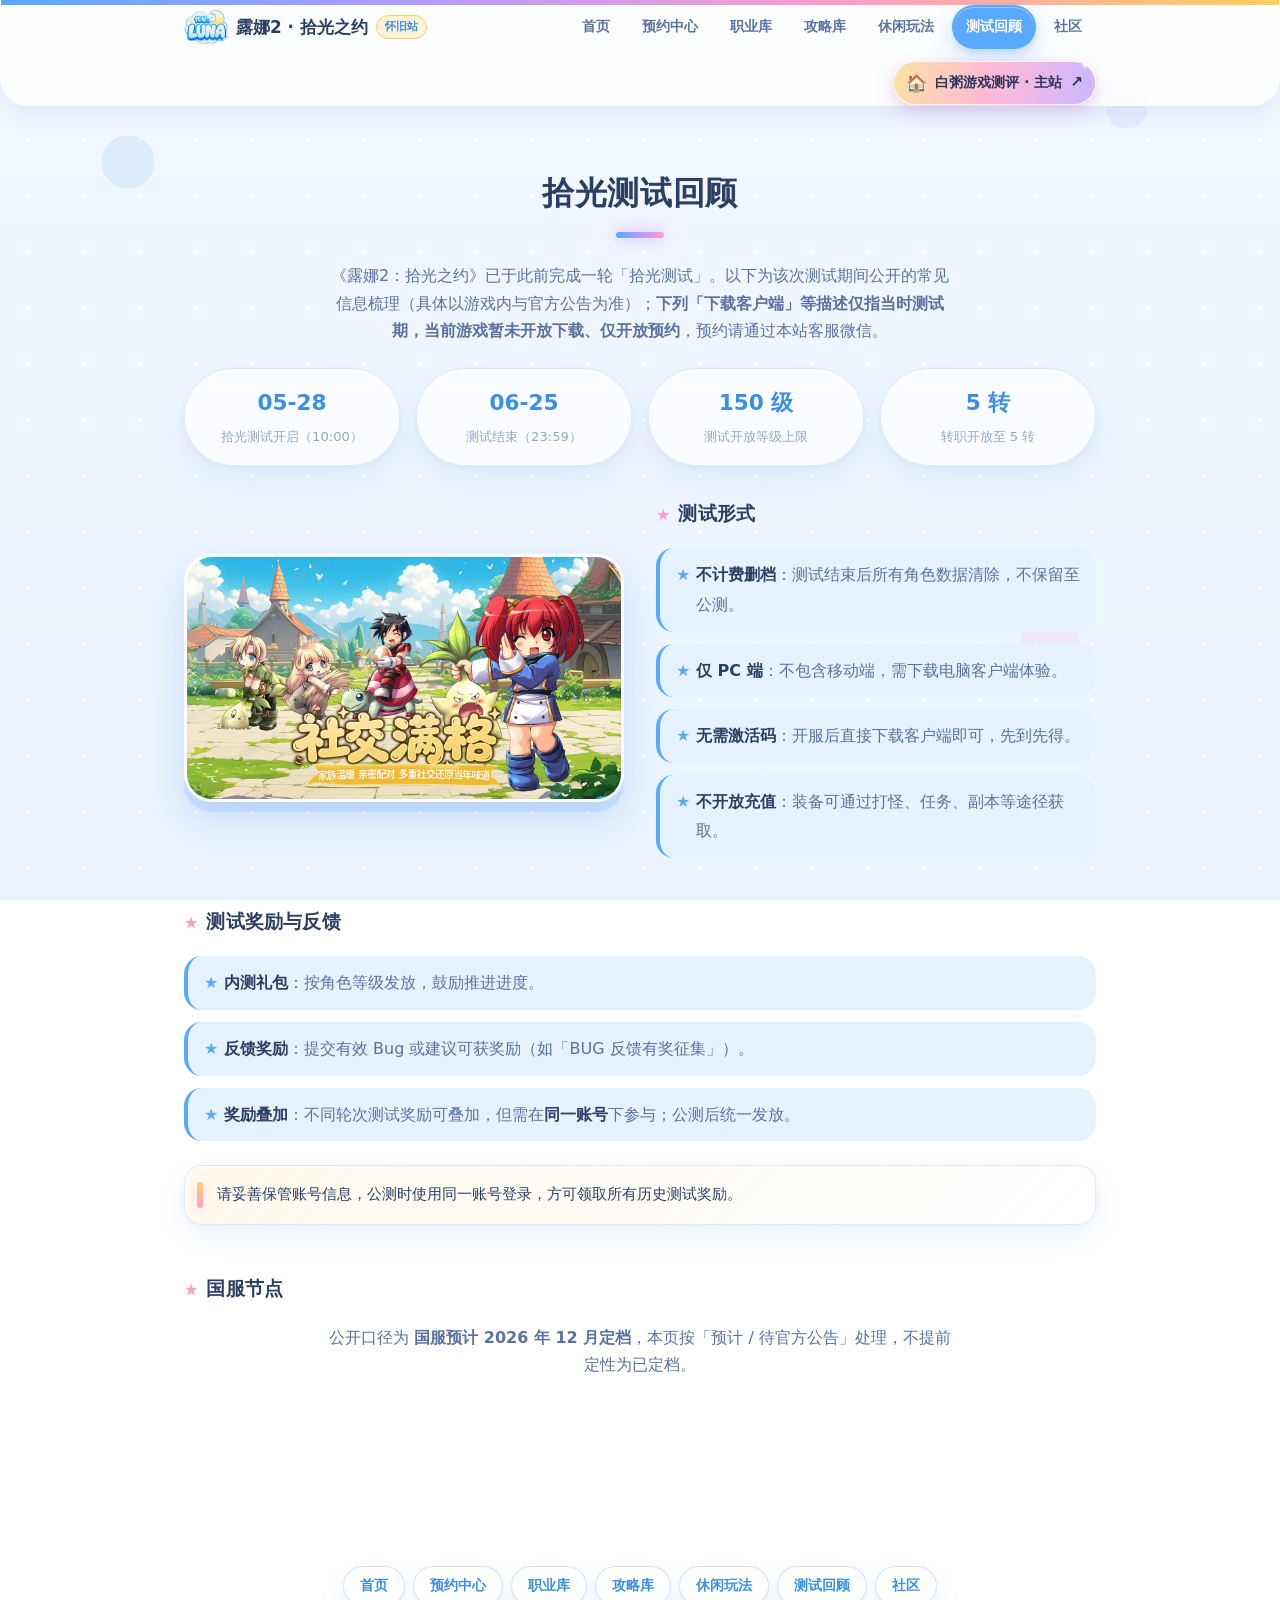
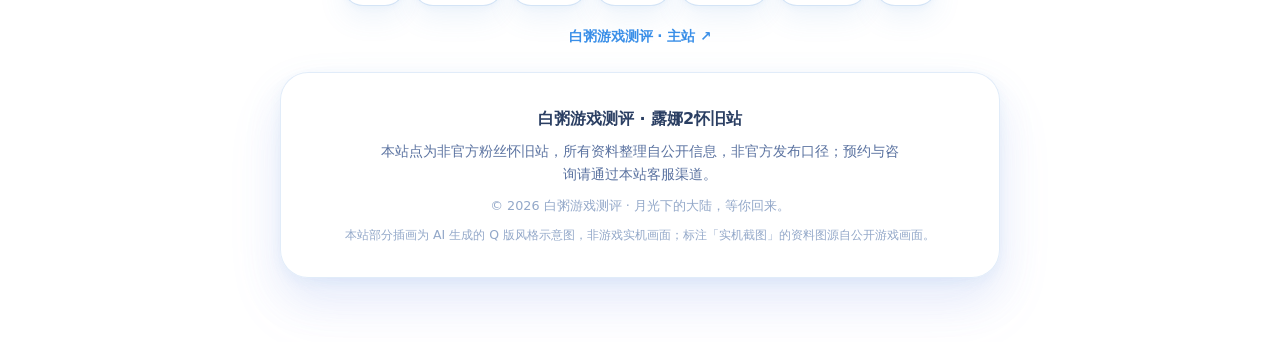
<file: test/index.html>
<!DOCTYPE html><html lang="zh-CN" data-astro-cid-z4jru4n3> <head><meta charset="utf-8"><meta name="viewport" content="width=device-width, initial-scale=1, viewport-fit=cover"><title>测试回顾 · 露娜2怀旧站</title><meta name="description" content="《露娜2：拾光之约》拾光测试回顾：2026-05-28 至 06-25 不计费删档、仅 PC 端、开放 150 级 / 5 转；测试奖励与反馈规则梳理。"><meta name="baidu-site-verification" content="codeva-sFs97n5T8T"><link rel="icon" href="/favicon.png" type="image/png" sizes="64x64"><link rel="icon" href="/favicon.svg" type="image/svg+xml"><link rel="apple-touch-icon" href="/favicon.png"><link rel="stylesheet" href="/_astro/BaseLayout.C_95fPhS.css"><style>.feature[data-astro-cid-jyyahow4] .lead[data-astro-cid-jyyahow4]{text-align:left}.feature[data-astro-cid-jyyahow4] img[data-astro-cid-jyyahow4]{aspect-ratio:16/9;object-fit:cover;border-radius:var(--r-lg);border:3px solid #fff;box-shadow:0 10px #3a8fe81f,0 16px 34px #3a8fe838}h3[data-astro-cid-jyyahow4]{font-family:var(--font-display);letter-spacing:.01em;font-weight:800}h3[data-astro-cid-jyyahow4]:before{content:"★";color:var(--pink);text-shadow:0 2px #ff9ec940;margin-right:.5em;font-size:.85em}.doclist[data-astro-cid-jyyahow4]{color:var(--text-2);margin:0;padding:0;list-style:none}.doclist[data-astro-cid-jyyahow4] li[data-astro-cid-jyyahow4]{margin-bottom:var(--s3);padding:var(--s3) var(--s4) var(--s3) calc(var(--s5) + 12px);background:var(--accent-soft);border-left:4px solid var(--accent);border-radius:var(--r-md);overflow-wrap:anywhere;line-height:1.85;display:block;position:relative}.doclist[data-astro-cid-jyyahow4] li[data-astro-cid-jyyahow4]:last-child{margin-bottom:0}.doclist[data-astro-cid-jyyahow4] li[data-astro-cid-jyyahow4]:before{content:"★";left:var(--s4);top:var(--s3);color:var(--accent);line-height:1.85;position:absolute}.doclist[data-astro-cid-jyyahow4] b[data-astro-cid-jyyahow4]{color:var(--text)}@media (max-width:640px){.section[data-astro-cid-jyyahow4]{overflow-wrap:anywhere}.feature[data-astro-cid-jyyahow4]{gap:var(--s4);grid-template-columns:1fr}.stats[data-astro-cid-jyyahow4],.stat[data-astro-cid-jyyahow4]{min-width:0}.btn[data-astro-cid-jyyahow4]{min-height:48px}a[data-astro-cid-jyyahow4]{min-height:44px}}@media (prefers-reduced-motion:reduce){.feature[data-astro-cid-jyyahow4] img[data-astro-cid-jyyahow4],.btn[data-astro-cid-jyyahow4],a[data-astro-cid-jyyahow4],h3[data-astro-cid-jyyahow4],h3[data-astro-cid-jyyahow4]:before,.doclist[data-astro-cid-jyyahow4] li[data-astro-cid-jyyahow4],.notice[data-astro-cid-jyyahow4],.stat[data-astro-cid-jyyahow4]{transition:none!important;animation:none!important;transform:none!important}}
</style></head> <body data-astro-cid-z4jru4n3> <header class="site-header" data-astro-cid-z4jru4n3> <div class="rainbow-bar" aria-hidden="true" data-astro-cid-z4jru4n3></div> <div class="container site-header__inner" data-astro-cid-z4jru4n3> <a class="brand" href="/" data-astro-cid-z4jru4n3> <img class="brand__logo" src="/covers/luna-logo.png" alt="代号：LUNA 游戏图标" width="155" height="122" data-astro-cid-z4jru4n3> <span class="brand__name" data-astro-cid-z4jru4n3>露娜2 · 拾光之约</span> <span class="brand__tag" data-astro-cid-z4jru4n3>怀旧站</span> </a> <nav class="site-nav" aria-label="主导航" data-astro-cid-z4jru4n3> <a href="/" class data-astro-cid-z4jru4n3>首页</a><a href="/download/" class data-astro-cid-z4jru4n3>预约中心</a><a href="/classes/" class data-astro-cid-z4jru4n3>职业库</a><a href="/guides/" class data-astro-cid-z4jru4n3>攻略库</a><a href="/life/" class data-astro-cid-z4jru4n3>休闲玩法</a><a href="/test/" class="is-active" data-astro-cid-z4jru4n3>测试回顾</a><a href="/about/" class data-astro-cid-z4jru4n3>社区</a> </nav> <a class="home-link" href="https://baizhou.xin" target="_blank" rel="noopener" aria-label="前往白粥游戏测评主站" data-astro-cid-z4jru4n3> <span class="home-link__icon" aria-hidden="true" data-astro-cid-z4jru4n3>🏠</span> <span class="home-link__text" data-astro-cid-z4jru4n3>白粥游戏测评 · 主站</span> <span class="home-link__arrow" aria-hidden="true" data-astro-cid-z4jru4n3>↗</span> </a> </div> </header> <main data-astro-cid-z4jru4n3>  <section class="container section" data-astro-cid-jyyahow4> <h2 class="h2" data-astro-cid-jyyahow4>拾光测试回顾</h2> <p class="lead" data-astro-cid-jyyahow4>《露娜2：拾光之约》已于此前完成一轮「拾光测试」。以下为该次测试期间公开的常见信息梳理（具体以游戏内与官方公告为准）；<b data-astro-cid-jyyahow4>下列「下载客户端」等描述仅指当时测试期，当前游戏暂未开放下载、仅开放预约</b>，预约请通过本站客服微信。</p> <div class="stats" style="margin-top: var(--s5);" data-astro-cid-jyyahow4> <div class="stat" data-astro-cid-jyyahow4><b data-astro-cid-jyyahow4>05-28</b><span data-astro-cid-jyyahow4>拾光测试开启（10:00）</span></div> <div class="stat" data-astro-cid-jyyahow4><b data-astro-cid-jyyahow4>06-25</b><span data-astro-cid-jyyahow4>测试结束（23:59）</span></div> <div class="stat" data-astro-cid-jyyahow4><b data-astro-cid-jyyahow4>150 级</b><span data-astro-cid-jyyahow4>测试开放等级上限</span></div> <div class="stat" data-astro-cid-jyyahow4><b data-astro-cid-jyyahow4>5 转</b><span data-astro-cid-jyyahow4>转职开放至 5 转</span></div> </div> <div class="feature" style="margin-top: var(--s6);" data-astro-cid-jyyahow4> <img src="/covers/test1.webp" alt="拾光测试截图" loading="lazy" width="1280" height="720" data-astro-cid-jyyahow4> <div data-astro-cid-jyyahow4> <h3 data-astro-cid-jyyahow4>测试形式</h3> <ul class="doclist" data-astro-cid-jyyahow4> <li data-astro-cid-jyyahow4><b data-astro-cid-jyyahow4>不计费删档</b>：测试结束后所有角色数据清除，不保留至公测。</li> <li data-astro-cid-jyyahow4><b data-astro-cid-jyyahow4>仅 PC 端</b>：不包含移动端，需下载电脑客户端体验。</li> <li data-astro-cid-jyyahow4><b data-astro-cid-jyyahow4>无需激活码</b>：开服后直接下载客户端即可，先到先得。</li> <li data-astro-cid-jyyahow4><b data-astro-cid-jyyahow4>不开放充值</b>：装备可通过打怪、任务、副本等途径获取。</li> </ul> </div> </div> <h3 style="margin-top: var(--s7);" data-astro-cid-jyyahow4>测试奖励与反馈</h3> <div class="doclist" data-astro-cid-jyyahow4> <li data-astro-cid-jyyahow4><b data-astro-cid-jyyahow4>内测礼包</b>：按角色等级发放，鼓励推进进度。</li> <li data-astro-cid-jyyahow4><b data-astro-cid-jyyahow4>反馈奖励</b>：提交有效 Bug 或建议可获奖励（如「BUG 反馈有奖征集」）。</li> <li data-astro-cid-jyyahow4><b data-astro-cid-jyyahow4>奖励叠加</b>：不同轮次测试奖励可叠加，但需在<b data-astro-cid-jyyahow4>同一账号</b>下参与；公测后统一发放。</li> </div> <div class="notice" style="margin-top: var(--s5);" data-astro-cid-jyyahow4>
请妥善保管账号信息，公测时使用同一账号登录，方可领取所有历史测试奖励。
</div> <h3 style="margin-top: var(--s7);" data-astro-cid-jyyahow4>国服节点</h3> <p class="lead" data-astro-cid-jyyahow4>公开口径为 <b data-astro-cid-jyyahow4>国服预计 2026 年 12 月定档</b>，本页按「预计 / 待官方公告」处理，不提前定性为已定档。</p> </section>  </main> <footer class="site-footer" data-astro-cid-z4jru4n3> <div class="container" data-astro-cid-z4jru4n3> <nav class="footer-nav" aria-label="页脚导航" data-astro-cid-z4jru4n3> <a href="/" data-astro-cid-z4jru4n3>首页</a><a href="/download/" data-astro-cid-z4jru4n3>预约中心</a><a href="/classes/" data-astro-cid-z4jru4n3>职业库</a><a href="/guides/" data-astro-cid-z4jru4n3>攻略库</a><a href="/life/" data-astro-cid-z4jru4n3>休闲玩法</a><a href="/test/" data-astro-cid-z4jru4n3>测试回顾</a><a href="/about/" data-astro-cid-z4jru4n3>社区</a> </nav> <a class="footer-home" href="https://baizhou.xin" target="_blank" rel="noopener" data-astro-cid-z4jru4n3>白粥游戏测评 · 主站 ↗</a> <div class="footer-card" data-astro-cid-z4jru4n3> <p class="site-footer__brand" data-astro-cid-z4jru4n3>白粥游戏测评 · 露娜2怀旧站</p> <p class="site-footer__note" data-astro-cid-z4jru4n3>本站点为非官方粉丝怀旧站，所有资料整理自公开信息，非官方发布口径；预约与咨询请通过本站客服渠道。</p> <p class="site-footer__copy" data-astro-cid-z4jru4n3>© 2026 白粥游戏测评 · 月光下的大陆，等你回来。</p> <p class="site-footer__ai" data-astro-cid-z4jru4n3>本站部分插画为 AI 生成的 Q 版风格示意图，非游戏实机画面；标注「实机截图」的资料图源自公开游戏画面。</p> </div> </div> </footer> <button id="back-to-top" class="back-to-top" type="button" aria-label="返回顶部" data-astro-cid-z4jru4n3>↑</button><script type="module">document.addEventListener(`contextmenu`,function(e){e.target instanceof HTMLImageElement&&e.preventDefault()}),document.addEventListener(`dragstart`,function(e){e.target instanceof HTMLImageElement&&e.preventDefault()});</script><script type="module">(function(){let e=document.getElementById(`back-to-top`);if(!(e instanceof HTMLElement))return;let t=window.matchMedia(`(prefers-reduced-motion: reduce)`).matches,n=!1,r=!1;function i(){r=!1;var t=window.scrollY>400;t!==n&&(n=t,e.classList.toggle(`is-visible`,t))}function a(){r||(r=!0,window.requestAnimationFrame(i))}window.addEventListener(`scroll`,a,{passive:!0}),window.addEventListener(`resize`,a,{passive:!0}),e.addEventListener(`click`,function(){t?window.scrollTo(0,0):window.scrollTo({top:0,behavior:`smooth`})}),i()})();</script><script type="module">(function(){var e=document.documentElement;if(window.matchMedia(`(prefers-reduced-motion: reduce)`).matches||!(`IntersectionObserver`in window))return;var t=Array.prototype.slice.call(document.querySelectorAll(`.section > .h2, .cards > *, .grid > *, .stats > *, .notice, .quote, .feature`));if(!t.length)return;e.classList.add(`js-reveal`),t.forEach(function(e){e.classList.add(`reveal`)});function n(){t.forEach(function(e){e.classList.add(`is-in`)}),e.classList.remove(`js-reveal`)}var r=window.innerHeight||e.clientHeight,i=[];if(t.forEach(function(e){var t=e.getBoundingClientRect();t.top<r&&t.bottom>0?e.classList.add(`is-in`):i.push(e)}),i.length)try{var a=new IntersectionObserver(function(e){var t=[];e.forEach(function(e){e.isIntersecting&&(t.push(e.target),a.unobserve(e.target))}),t.forEach(function(e,t){var n=Math.min(t*60,240);n===0?e.classList.add(`is-in`):window.setTimeout(function(){e.classList.add(`is-in`)},n)})},{rootMargin:`0px 0px -40px 0px`,threshold:.06});i.forEach(function(e){a.observe(e)}),window.setTimeout(function(){e.classList.contains(`js-reveal`)&&i.forEach(function(t){if(!t.classList.contains(`is-in`)){var n=t.getBoundingClientRect();n.top<(window.innerHeight||e.clientHeight)&&n.bottom>0&&t.classList.add(`is-in`)}})},1500)}catch{n()}})(),(function(){var e=document.querySelector(`.site-header`);if(!(e instanceof HTMLElement))return;var t=!1,n=!1;function r(){n=!1;var r=window.scrollY>20;r!==t&&(t=r,e.classList.toggle(`is-scrolled`,r))}function i(){n||(n=!0,window.requestAnimationFrame(r))}window.addEventListener(`scroll`,i,{passive:!0}),window.addEventListener(`resize`,i,{passive:!0}),r()})();</script> </body> </html>
</file>
<file: _astro/BaseLayout.C_95fPhS.css>
:root{--s1:4px;--s2:8px;--s3:12px;--s4:16px;--s5:24px;--s6:32px;--s7:48px;--s8:64px;--r-sm:10px;--r-md:18px;--r-lg:28px;--r-full:999px;--bg:#f2f8ff;--surface-1:#fff;--surface-2:#f7fbff;--line:#5a96dc29;--line-accent:#5a96dc42;--text:#2b3f63;--text-2:#5a72a0;--text-3:#93a8c9;--accent:#58a9ff;--accent-hover:#3a8fe8;--accent-soft:#e6f2ff;--pink:#ff9ec9;--purple:#b49bff;--mint:#6fdcc3;--yellow:#ffcf5c;--cream:#fff8ea;--font-display:"Yuanti SC", "幼圆", "YouYuan", "PingFang SC", "Microsoft YaHei", "Noto Sans SC", system-ui, sans-serif;--font-body:"Yuanti SC", "幼圆", "YouYuan", "PingFang SC", "Microsoft YaHei", "Noto Sans SC", system-ui, sans-serif;--container:960px;--shadow-sm:0 2px 6px #5a96dc0f, 0 12px 28px #5a96dc1a, inset 0 1px 0 #ffffffe6;--shadow-md:0 4px 12px #5a96dc14, 0 20px 44px #5a96dc24, 0 30px 60px #b49bff14, inset 0 1px 0 #fffffff2;--shadow-lift: 0 4px 10px #5a96dc1a, 0 18px 40px #5a96dc2e, 0 28px 60px #b49bff1f, inset 0 1px 0 #fffffff2;--glass:#ffffffb8;--line-soft:#5a96dc2e;--ease-soft:cubic-bezier(.22, 1, .36, 1);--ease-pop:cubic-bezier(.34, 1.4, .64, 1)}.section{padding-block:calc(var(--s7) + var(--s3))}.h2{font-family:var(--font-display);text-align:center;margin:0 0 var(--s5);letter-spacing:.02em;font-size:clamp(1.4rem,1rem + 1.4vw,2rem);font-weight:800}.h2:after{content:"";width:48px;height:6px;margin:var(--s3) auto 0;border-radius:var(--r-full);background:linear-gradient(90deg, var(--accent), var(--purple), var(--pink));display:block;box-shadow:0 0 14px #b49bff8c,0 0 26px #ff9ec959}.lead{color:var(--text-2);text-align:center;max-width:62ch;margin-inline:auto}.feature .lead,.feature p{text-align:left;max-width:none;margin-inline:0}.btn{min-height:48px;padding:0 var(--s5);border:1px solid var(--line-soft);border-radius:var(--r-full);font-family:var(--font-display);cursor:pointer;transition:transform .35s var(--ease-soft), box-shadow .35s var(--ease-soft), background-color .25s ease, border-color .25s ease;justify-content:center;align-items:center;font-size:.95rem;font-weight:700;text-decoration:none;display:inline-flex}.btn:hover{transform:translateY(-2px)scale(1.02)}.btn-primary{background:var(--accent);color:#fff;border-color:#ffffff4d;box-shadow:0 2px 6px #3a8fe82e,0 10px 24px #3a8fe842,inset 0 1px #ffffff59}.btn-primary:hover{background:var(--accent-hover);box-shadow:0 4px 10px #3a8fe838,0 16px 34px #3a8fe857,0 26px 52px #b49bff2e,inset 0 1px #fff6}.btn-ghost{background:var(--glass);color:var(--accent-hover);border-color:var(--line-soft);-webkit-backdrop-filter:blur(8px);backdrop-filter:blur(8px);box-shadow:var(--shadow-sm)}.btn-ghost:hover{background:var(--accent-soft);box-shadow:var(--shadow-lift)}.btn:active{box-shadow:var(--shadow-sm);transform:translateY(0)scale(.98)}.notice{border:1px solid var(--line-soft);color:var(--text);border-radius:var(--r-md);padding:var(--s4) var(--s5) var(--s4) var(--s6);text-align:left;box-shadow:var(--shadow-sm);-webkit-backdrop-filter:blur(10px);backdrop-filter:blur(10px);background:linear-gradient(135deg,#fff8ead1,#ffffffb3);font-size:.95rem;position:relative}.notice:before{content:"";left:var(--s3);top:var(--s4);bottom:var(--s4);border-radius:var(--r-full);background:linear-gradient(var(--yellow), var(--pink));width:6px;position:absolute;box-shadow:0 0 12px #ff9ec973}.cards{gap:var(--s5);grid-template-columns:repeat(3,1fr);display:grid}.card,a.card{background:var(--glass);border:1px solid var(--line-soft);border-radius:var(--r-lg);box-shadow:var(--shadow-sm);-webkit-backdrop-filter:blur(10px);backdrop-filter:blur(10px);transition:transform .4s var(--ease-soft), box-shadow .4s var(--ease-soft), border-color .3s ease;overflow:hidden}a.card{min-height:44px;color:var(--text);text-decoration:none;display:block}.card:hover,a.card:hover{border-color:var(--line-accent);box-shadow:var(--shadow-lift);transform:translateY(-6px)}.card img,a.card img{width:calc(100% - var(--s4) - var(--s4));margin:var(--s4) var(--s4) 0;aspect-ratio:16/10;object-fit:cover;background:var(--surface-2);border-radius:var(--r-md);border:1px solid var(--line-soft);box-shadow:var(--shadow-sm);transition:transform .5s var(--ease-soft);display:block}.card:hover img,a.card:hover img{transform:scale(1.05)}.card h3{margin:var(--s4) var(--s4) var(--s2);font-family:var(--font-display);font-weight:800}.card p{margin:0 var(--s4) var(--s4);color:var(--text-2);font-size:.9rem}.grid{gap:var(--s4);grid-template-columns:repeat(3,1fr);display:grid}.tile{gap:var(--s1);background:var(--glass);border:1px solid var(--line-soft);border-radius:var(--r-lg);min-height:44px;padding:var(--s5);color:var(--text);box-shadow:var(--shadow-sm);-webkit-backdrop-filter:blur(10px);backdrop-filter:blur(10px);transition:transform .4s var(--ease-soft), box-shadow .4s var(--ease-soft), border-color .3s ease;flex-direction:column;text-decoration:none;display:flex;position:relative}.tile:before{content:"";filter:blur(.4px);opacity:.9;pointer-events:none;z-index:0;background:radial-gradient(circle at 32% 30%,#ffe1f0f2,#ffc2de6b 62%,#ffc2de00 100%);border-radius:50%;width:40px;height:40px;position:absolute;top:14px;left:14px;box-shadow:0 6px 16px #ff9ec94d}.grid .tile:nth-child(3n+2):before{background:radial-gradient(circle at 32% 30%,#e6dbfff2,#cdb7ff6b 62%,#cdb7ff00 100%);box-shadow:0 6px 16px #b49bff4d}.grid .tile:nth-child(3n+3):before{background:radial-gradient(circle at 32% 30%,#d8f2fff2,#b6e4ff6b 62%,#b6e4ff00 100%);box-shadow:0 6px 16px #58a9ff4d}.tile>span,.tile>small{z-index:1;position:relative}.tile:hover{border-color:var(--accent);box-shadow:var(--shadow-lift);transform:translateY(-6px)}.tile:active{box-shadow:var(--shadow-sm);transform:translateY(-2px)scale(.99)}.tile span{font-family:var(--font-display);font-size:1.1rem;font-weight:700}.tile small{color:var(--text-3);font-size:.82rem}.quote{border-radius:var(--r-lg);padding:var(--s7) var(--s6);text-align:center;box-shadow:var(--shadow-md);-webkit-backdrop-filter:blur(12px);backdrop-filter:blur(12px);background:linear-gradient(135deg,#eaf4ffc7 0%,#f1eaffc7 52%,#fff0f7c7 100%);border:1px solid #ffffffd9;position:relative;overflow:hidden}.quote:before{content:"";background:var(--yellow);width:6px;height:6px;box-shadow:28px 10px 0 -1px var(--pink), 56px -4px 0 -2px var(--purple), 16px 32px 0 -2px #fff, 72px 30px 0 -1px var(--yellow);opacity:.85;pointer-events:none;border-radius:50%;position:absolute;top:22px;left:28px}.quote:after{content:"";opacity:.85;pointer-events:none;background:radial-gradient(circle at 34% 32%,#fff8d8,#ffdf73);border-radius:50%;width:38px;height:38px;position:absolute;bottom:18px;right:30px;box-shadow:0 0 0 8px #ffcf5c2e,0 0 22px #ffcf5c73}.quote p{z-index:1;color:var(--text);max-width:60ch;margin:0 auto;font-size:1.15rem;line-height:1.9;position:relative}.feature{gap:var(--s6);grid-template-columns:1fr 1fr;align-items:center;display:grid}.feature img{border-radius:var(--r-lg);border:1px solid var(--line-soft);width:100%;box-shadow:var(--shadow-md)}.feature h3{font-family:var(--font-display);margin-top:0;font-weight:800}.stats{gap:var(--s4);margin:var(--s4) 0;flex-wrap:wrap;display:flex}.stat{background:var(--glass);border:1px solid var(--line-soft);border-radius:var(--r-full);padding:var(--s4) var(--s5);text-align:center;box-shadow:var(--shadow-sm);-webkit-backdrop-filter:blur(8px);backdrop-filter:blur(8px);flex:140px}.stat b{color:var(--accent-hover);font-size:1.35rem;font-family:var(--font-display);font-weight:800;display:block}.stat span{color:var(--text-3);font-size:.82rem}.btn:focus-visible{outline:3px solid var(--accent);outline-offset:3px}.tile:focus-visible{outline:3px solid var(--accent);outline-offset:3px}a.card:focus-visible{outline:3px solid var(--accent);outline-offset:3px}.site-footer .footer-card.footer-card{border:1px solid var(--line-soft);background:var(--glass);box-shadow:var(--shadow-md);-webkit-backdrop-filter:blur(12px);backdrop-filter:blur(12px)}html.js-reveal .reveal{opacity:0;transition:opacity .6s var(--ease-soft), transform .6s var(--ease-soft);transform:translateY(18px)}html.js-reveal .reveal.is-in{opacity:1;transform:none}@media (max-width:860px){.cards,.grid{grid-template-columns:1fr 1fr}.feature{grid-template-columns:1fr}}@media (max-width:600px){.cards,.grid{grid-template-columns:1fr}}.tile,a.card{min-height:44px}.kefu-card{max-width:420px;padding:var(--s5);background:var(--glass);border:1px solid var(--line-soft);border-radius:var(--r-lg);box-shadow:var(--shadow-md);-webkit-backdrop-filter:blur(8px);backdrop-filter:blur(8px);flex-direction:column;align-items:center;margin-inline:auto;display:flex}.kefu-card__img{border-radius:var(--r-md);background:#fff;width:100%;max-width:300px;height:auto;display:block}.kefu-card__cap{margin:var(--s3) 0 0;text-align:center;color:var(--text-2);font-size:.9rem;line-height:1.7}.kefu-card__cap b{color:var(--text)}@media (max-width:640px){.kefu-card{padding:var(--s4)}.kefu-card__img{max-width:260px}}@media (prefers-reduced-motion:reduce){*,:before,:after{transition:none!important;animation:none!important}.btn:hover,.btn:active,.btn-primary:hover,.btn-ghost:hover,.card:hover,a.card:hover,.tile:hover,.tile:active,.card:hover img,a.card:hover img{transform:none!important}html.js-reveal .reveal{opacity:1!important;transition:none!important;transform:none!important}}@view-transition{navigation:auto}@supports (view-transition-name:none){::view-transition-old(root){animation:.25s both vt-fade-out}::view-transition-new(root){animation:.25s both vt-fade-in}@media (prefers-reduced-motion:reduce){::view-transition-old(root){animation-duration:1ms}::view-transition-new(root){animation-duration:1ms}}}@keyframes vt-fade-out{to{opacity:0}}@keyframes vt-fade-in{0%{opacity:0}}*{box-sizing:border-box}html{scroll-behavior:smooth}body{min-height:100vh;font-family:var(--font-body);color:var(--text);-webkit-font-smoothing:antialiased;background:linear-gradient(#f2f8ff 0%,#eef5ff 45%,#eaf3ff 100%) fixed;margin:0;line-height:1.7}body:before{content:"";z-index:-1;pointer-events:none;opacity:.9;background-image:radial-gradient(circle at 10% 18%,#58a9ff29 0 26px,#0000 27px),radial-gradient(circle at 88% 12%,#b49bff26 0 20px,#0000 21px),radial-gradient(circle at 82% 72%,#ff9ec924 0 30px,#0000 31px),radial-gradient(circle at 18% 84%,#6fdcc324 0 22px,#0000 23px),radial-gradient(circle,#ffffffbf 2px,#0000 2.5px);background-repeat:no-repeat,no-repeat,no-repeat,no-repeat,repeat;background-size:auto,auto,auto,auto,56px 56px;position:fixed;inset:0}a{color:var(--accent-hover);text-decoration:none}img{max-width:100%;height:auto;display:block}:is(a:focus-visible,button:focus-visible){outline-offset:2px;border-radius:var(--r-sm);outline:3px solid #3a8fe8}.container{max-width:var(--container);padding-inline:var(--s5);margin-inline:auto}.rainbow-bar[data-astro-cid-z4jru4n3]{background:linear-gradient(90deg,#58a9ff 0%,#b49bff 33%,#ff9ec9 66%,#ffcf5c 100%);height:5px}.site-header[data-astro-cid-z4jru4n3]{z-index:50;-webkit-backdrop-filter:blur(12px);backdrop-filter:blur(12px);border-radius:0 0 var(--r-lg) var(--r-lg);background:#ffffffd1;border:1px solid #ffffffb3;border-top:none;transition:box-shadow .25s,background-color .25s;position:sticky;top:0;box-shadow:0 6px 24px #5a96dc24}.site-header[data-astro-cid-z4jru4n3].is-scrolled{background:#fffffff0;box-shadow:0 10px 30px #5a96dc38}.site-header__inner[data-astro-cid-z4jru4n3]{align-items:center;gap:var(--s3);flex-wrap:wrap;min-height:60px;display:flex}.brand[data-astro-cid-z4jru4n3]{align-items:center;gap:var(--s2);font-family:var(--font-display);color:var(--text);font-weight:700;display:inline-flex}.brand__logo[data-astro-cid-z4jru4n3]{object-fit:contain;flex:none;width:44px;height:auto;display:block}.brand__name[data-astro-cid-z4jru4n3]{font-size:1.05rem}.brand__tag[data-astro-cid-z4jru4n3]{color:#3a8fe8;border-radius:var(--r-full);padding:1px var(--s2);background:#fff3d6;border:1px solid #ffcf5c;font-size:.7rem}.site-nav[data-astro-cid-z4jru4n3]{gap:var(--s1);flex-wrap:wrap;margin-left:auto;display:flex}.site-nav[data-astro-cid-z4jru4n3] a[data-astro-cid-z4jru4n3]{color:var(--text-2);padding:var(--s2) var(--s3);border-radius:var(--r-full);white-space:nowrap;border:2px solid #0000;align-items:center;min-height:44px;font-size:.86rem;font-weight:600;transition:transform .15s,background .2s,color .2s,box-shadow .2s;display:inline-flex}.site-nav[data-astro-cid-z4jru4n3] a[data-astro-cid-z4jru4n3]:hover{background:var(--accent-soft);color:var(--accent-hover);transform:translateY(-2px)}.site-nav[data-astro-cid-z4jru4n3] a[data-astro-cid-z4jru4n3].is-active{color:#fff;background:#58a9ff;box-shadow:0 2px 6px #3a8fe82e,0 10px 24px #3a8fe842,inset 0 1px #ffffff59}.site-nav[data-astro-cid-z4jru4n3] a[data-astro-cid-z4jru4n3].is-active:hover{transform:translateY(-2px)}.home-link[data-astro-cid-z4jru4n3]{align-items:center;gap:var(--s2);white-space:nowrap;min-height:44px;padding:0 var(--s3);border-radius:var(--r-full);color:#27365c;font-family:var(--font-display);background:linear-gradient(100deg,#ffe2a6 0%,#ffb9d6 48%,#cbb8ff 100%);border:1px solid #fffc;flex:none;margin-left:auto;font-size:.86rem;font-weight:700;text-decoration:none;transition:transform .2s cubic-bezier(.34,1.56,.64,1),box-shadow .2s,filter .2s;display:inline-flex;position:relative;box-shadow:0 8px 20px #b080ce4d,0 2px 8px #ffa0c833}.home-link[data-astro-cid-z4jru4n3]:before{content:"✦";color:#fff;text-shadow:0 0 6px #ffffffe6;pointer-events:none;font-size:.7rem;position:absolute;top:-.5em;right:.45em}.home-link__icon[data-astro-cid-z4jru4n3]{font-size:1.05rem;line-height:1}.home-link__arrow[data-astro-cid-z4jru4n3]{font-size:.95rem;line-height:1;transition:transform .2s}.home-link[data-astro-cid-z4jru4n3]:hover{filter:saturate(1.08);transform:translateY(-2px);box-shadow:0 12px 26px #b080ce5c,0 2px 10px #ffa0c83d}.home-link[data-astro-cid-z4jru4n3]:hover .home-link__arrow[data-astro-cid-z4jru4n3]{transform:translate(3px)}.home-link[data-astro-cid-z4jru4n3]:active{transform:translateY(1px);box-shadow:0 4px 12px #b080ce47}.home-link[data-astro-cid-z4jru4n3]:focus-visible{outline-offset:3px;outline:3px solid #3a8fe8}.site-footer[data-astro-cid-z4jru4n3]{margin-top:var(--s8);padding:var(--s7) 0 var(--s8);text-align:center}.footer-nav[data-astro-cid-z4jru4n3]{justify-content:center;gap:var(--s2);margin-bottom:var(--s4);flex-wrap:wrap;display:flex}.footer-nav[data-astro-cid-z4jru4n3] a[data-astro-cid-z4jru4n3]{color:var(--accent-hover);background:var(--surface-1);border:1px solid var(--line-accent);border-radius:var(--r-full);padding:var(--s1) var(--s4);min-height:40px;box-shadow:var(--shadow-sm);align-items:center;font-size:.85rem;font-weight:600;transition:transform .15s,background .2s;display:inline-flex}.footer-nav[data-astro-cid-z4jru4n3] a[data-astro-cid-z4jru4n3]:hover{background:var(--accent-soft);transform:translateY(-2px)}.footer-home[data-astro-cid-z4jru4n3]{color:#3a8fe8;margin-bottom:var(--s5);justify-content:center;align-items:center;font-size:.85rem;font-weight:600;display:inline-flex}.footer-card[data-astro-cid-z4jru4n3]{border-radius:var(--r-lg);max-width:720px;padding:var(--s6) var(--s5);background:#ffffffc7;border:1px solid #fffc;margin-inline:auto;box-shadow:0 12px 32px #5a96dc29}.site-footer__brand[data-astro-cid-z4jru4n3]{font-weight:700;font-family:var(--font-display);margin:0 0 var(--s2)}.site-footer__note[data-astro-cid-z4jru4n3]{color:var(--text-2);max-width:60ch;margin:0 auto var(--s2);font-size:.85rem}.site-footer__copy[data-astro-cid-z4jru4n3]{color:var(--text-3);margin:0;font-size:.8rem}.site-footer__ai[data-astro-cid-z4jru4n3]{color:var(--text-3);margin:var(--s2) 0 0;font-size:.78rem}.back-to-top[data-astro-cid-z4jru4n3]{right:var(--s5);bottom:var(--s5);z-index:60;border-radius:var(--r-full);color:#fff;cursor:pointer;opacity:0;visibility:hidden;background:#58a9ff;border:1px solid #ffffffd9;justify-content:center;align-items:center;width:52px;height:52px;font-size:1.4rem;transition:opacity .25s,transform .25s,visibility .25s,box-shadow .15s;display:inline-flex;position:fixed;transform:translateY(12px);box-shadow:0 10px 24px #3a8fe861,0 2px 6px #3a8fe833}.back-to-top[data-astro-cid-z4jru4n3].is-visible{opacity:1;visibility:visible;transform:translateY(0)}.back-to-top[data-astro-cid-z4jru4n3]:hover{transform:translateY(-2px)}.back-to-top[data-astro-cid-z4jru4n3]:active{transform:translateY(2px);box-shadow:0 4px 12px #3a8fe852}@media (max-width:640px){.container{padding-inline:var(--s4)}.site-header__inner[data-astro-cid-z4jru4n3]{align-items:stretch;gap:var(--s2);padding-block:var(--s2);flex-flow:column}.brand[data-astro-cid-z4jru4n3]{align-self:flex-start}.brand__logo[data-astro-cid-z4jru4n3]{width:34px}.site-nav[data-astro-cid-z4jru4n3]{-webkit-overflow-scrolling:touch;scrollbar-width:none;gap:var(--s2);padding-bottom:var(--s1);flex-wrap:nowrap;margin-left:0;overflow-x:auto}.site-nav[data-astro-cid-z4jru4n3]::-webkit-scrollbar{display:none}.site-nav[data-astro-cid-z4jru4n3] a[data-astro-cid-z4jru4n3]{white-space:nowrap;min-height:44px;padding:var(--s2) var(--s3);flex:none;font-size:.85rem}.home-link[data-astro-cid-z4jru4n3]{min-height:44px;margin-left:0;margin-block:var(--s1);align-self:center;font-size:.85rem}.back-to-top[data-astro-cid-z4jru4n3]{right:var(--s4);bottom:var(--s4)}.footer-card[data-astro-cid-z4jru4n3]{padding:var(--s5) var(--s4)}}@media (prefers-reduced-motion:reduce){html{scroll-behavior:auto}.site-nav[data-astro-cid-z4jru4n3] a[data-astro-cid-z4jru4n3],.footer-nav[data-astro-cid-z4jru4n3] a[data-astro-cid-z4jru4n3],.back-to-top[data-astro-cid-z4jru4n3],.site-header[data-astro-cid-z4jru4n3],.home-link[data-astro-cid-z4jru4n3]{transition:none!important;animation:none!important}.site-nav[data-astro-cid-z4jru4n3] a[data-astro-cid-z4jru4n3]:hover,.site-nav[data-astro-cid-z4jru4n3] a[data-astro-cid-z4jru4n3].is-active:hover,.footer-nav[data-astro-cid-z4jru4n3] a[data-astro-cid-z4jru4n3]:hover,.home-link[data-astro-cid-z4jru4n3]:hover,.home-link[data-astro-cid-z4jru4n3]:active,.home-link[data-astro-cid-z4jru4n3]:hover .home-link__arrow[data-astro-cid-z4jru4n3],.back-to-top[data-astro-cid-z4jru4n3],.back-to-top[data-astro-cid-z4jru4n3].is-visible,.back-to-top[data-astro-cid-z4jru4n3]:hover,.back-to-top[data-astro-cid-z4jru4n3]:active{transform:none!important}}
</file>
<file: _astro/index.DnXmWbRb.css>
.hero[data-astro-cid-lcdefpme]{min-height:460px;margin:var(--s5) var(--s5) 0;border-radius:var(--r-lg);align-items:center;display:flex;position:relative;overflow:hidden;box-shadow:0 18px 44px #3a8fe838}.hero__bg[data-astro-cid-lcdefpme]{object-fit:cover;object-position:center;width:100%;height:100%;position:absolute;inset:0}.hero__veil[data-astro-cid-lcdefpme]{pointer-events:none;background:linear-gradient(#ffffff14 0%,#ffffff29 48%,#ffffff57 100%);position:absolute;inset:0}.hero__inner[data-astro-cid-lcdefpme]{z-index:1;padding-block:var(--s8);text-align:center;position:relative}.hero__inner[data-astro-cid-lcdefpme]:before{content:"";z-index:-1;pointer-events:none;-webkit-backdrop-filter:blur(2px);backdrop-filter:blur(2px);background:radial-gradient(#ffffffd1 0%,#ffffffa8 46%,#fff0 74%);border-radius:50%;width:min(760px,92%);height:86%;position:absolute;top:50%;left:50%;transform:translate(-50%,-50%)}.hero__badge[data-astro-cid-lcdefpme]{background:var(--surface-1);color:var(--accent-hover);border:1px solid var(--line-accent);border-radius:var(--r-full);padding:var(--s1) var(--s4);margin-bottom:var(--s4);font-size:.82rem;display:inline-block}.hero__title[data-astro-cid-lcdefpme]{font-family:var(--font-display);margin:0 0 var(--s3);letter-spacing:-.02em;color:#2b5f9e;text-shadow:-2px -2px #fff,2px -2px #fff,-2px 2px #fff,2px 2px #fff,0 3px #fffffff2,0 10px 24px #2b3f6338;font-size:clamp(2.2rem,1.4rem + 3vw,3.6rem);font-weight:800}.hero__sub[data-astro-cid-lcdefpme]{color:var(--text-2);max-width:48ch;margin-inline:auto;margin-bottom:var(--s5);font-size:1.1rem}.hero__cta[data-astro-cid-lcdefpme]{gap:var(--s3);flex-wrap:wrap;justify-content:center;display:flex}.hero__credit[data-astro-cid-lcdefpme]{z-index:3;right:var(--s4);bottom:var(--s3);padding:4px var(--s3);color:#3a5f8f;border-radius:var(--r-full);-webkit-backdrop-filter:blur(6px);backdrop-filter:blur(6px);pointer-events:none;background:#ffffffd1;border:1px solid #fffffff2;margin:0;font-size:.72rem;line-height:1.5;position:absolute;box-shadow:0 2px 10px #3a8fe81f}.hero[data-astro-cid-lcdefpme]:before{content:"";z-index:2;pointer-events:none;background:#ffcf5c;border-radius:50%;width:12px;height:12px;position:absolute;top:26%;left:7%;box-shadow:34px -24px 0 -2px #ff9ec9,72px 28px 0 -3px #b49bff,124px -14px 0 -2px #6fdcc3,170px 24px 0 -3px #58a9ff,20px 52px 0 -3px #fff}.hero[data-astro-cid-lcdefpme]:after{content:"★";z-index:2;pointer-events:none;color:#ffcf5c;-webkit-text-stroke:1px #fff;text-shadow:0 4px 10px #3a8fe859;font-size:2.4rem;line-height:1;animation:4s ease-in-out infinite hero-float;position:absolute;top:18%;right:9%}.hero__veil[data-astro-cid-lcdefpme]:before{content:"☁";pointer-events:none;color:#ffffffe6;text-shadow:0 4px 12px #3a8fe833;font-size:2.6rem;line-height:1;position:absolute;bottom:15%;left:10%}.hero__veil[data-astro-cid-lcdefpme]:after{content:"☾";pointer-events:none;color:#fff3d6;text-shadow:0 4px 12px #3a8fe847;font-size:2.2rem;line-height:1;animation:5s ease-in-out infinite hero-float;position:absolute;bottom:17%;right:11%}@keyframes hero-float{0%,to{transform:translateY(0)}50%{transform:translateY(-8px)}}.cards[data-astro-cid-lcdefpme] a[data-astro-cid-lcdefpme].card img[data-astro-cid-lcdefpme]{aspect-ratio:16/10}.grid[data-astro-cid-lcdefpme] .tile[data-astro-cid-lcdefpme]:after{content:"";top:var(--s4);right:var(--s4);pointer-events:none;border-radius:50%;width:14px;height:14px;position:absolute;box-shadow:inset 0 0 0 3px #ffffffa6}.grid[data-astro-cid-lcdefpme] .tile[data-astro-cid-lcdefpme]:first-child:after{background:#58a9ff}.grid[data-astro-cid-lcdefpme] .tile[data-astro-cid-lcdefpme]:nth-child(2):after{background:#b49bff}.grid[data-astro-cid-lcdefpme] .tile[data-astro-cid-lcdefpme]:nth-child(3):after{background:#6fdcc3}.grid[data-astro-cid-lcdefpme] .tile[data-astro-cid-lcdefpme]:nth-child(4):after{background:#ffcf5c}.grid[data-astro-cid-lcdefpme] .tile[data-astro-cid-lcdefpme]:nth-child(5):after{background:#ff9ec9}.grid[data-astro-cid-lcdefpme] .tile[data-astro-cid-lcdefpme]:nth-child(6):after{background:#3a8fe8}@media (max-width:640px){.hero[data-astro-cid-lcdefpme]{min-height:420px;margin:var(--s3) var(--s3) 0;border-radius:var(--r-md)}.hero__inner[data-astro-cid-lcdefpme]{padding-block:var(--s5) 68px}.hero__cta[data-astro-cid-lcdefpme] .btn[data-astro-cid-lcdefpme]{width:100%;min-height:48px}.hero[data-astro-cid-lcdefpme]:before,.hero__veil[data-astro-cid-lcdefpme]:before,.hero__veil[data-astro-cid-lcdefpme]:after{display:none}.hero[data-astro-cid-lcdefpme]:after{font-size:1.5rem;top:10%;right:6%}.hero__inner[data-astro-cid-lcdefpme]:before{width:100%;height:86%}.hero__credit[data-astro-cid-lcdefpme]{left:var(--s3);right:auto;bottom:var(--s3);font-size:.66rem}}@media (prefers-reduced-motion:reduce){.hero[data-astro-cid-lcdefpme]:after,.hero__veil[data-astro-cid-lcdefpme]:after,.cards[data-astro-cid-lcdefpme] a[data-astro-cid-lcdefpme].card,.cards[data-astro-cid-lcdefpme] a[data-astro-cid-lcdefpme].card:hover,.hero__cta[data-astro-cid-lcdefpme] .btn[data-astro-cid-lcdefpme],.hero__cta[data-astro-cid-lcdefpme] .btn[data-astro-cid-lcdefpme]:hover{transition:none!important;animation:none!important;transform:none!important}}
</file>
